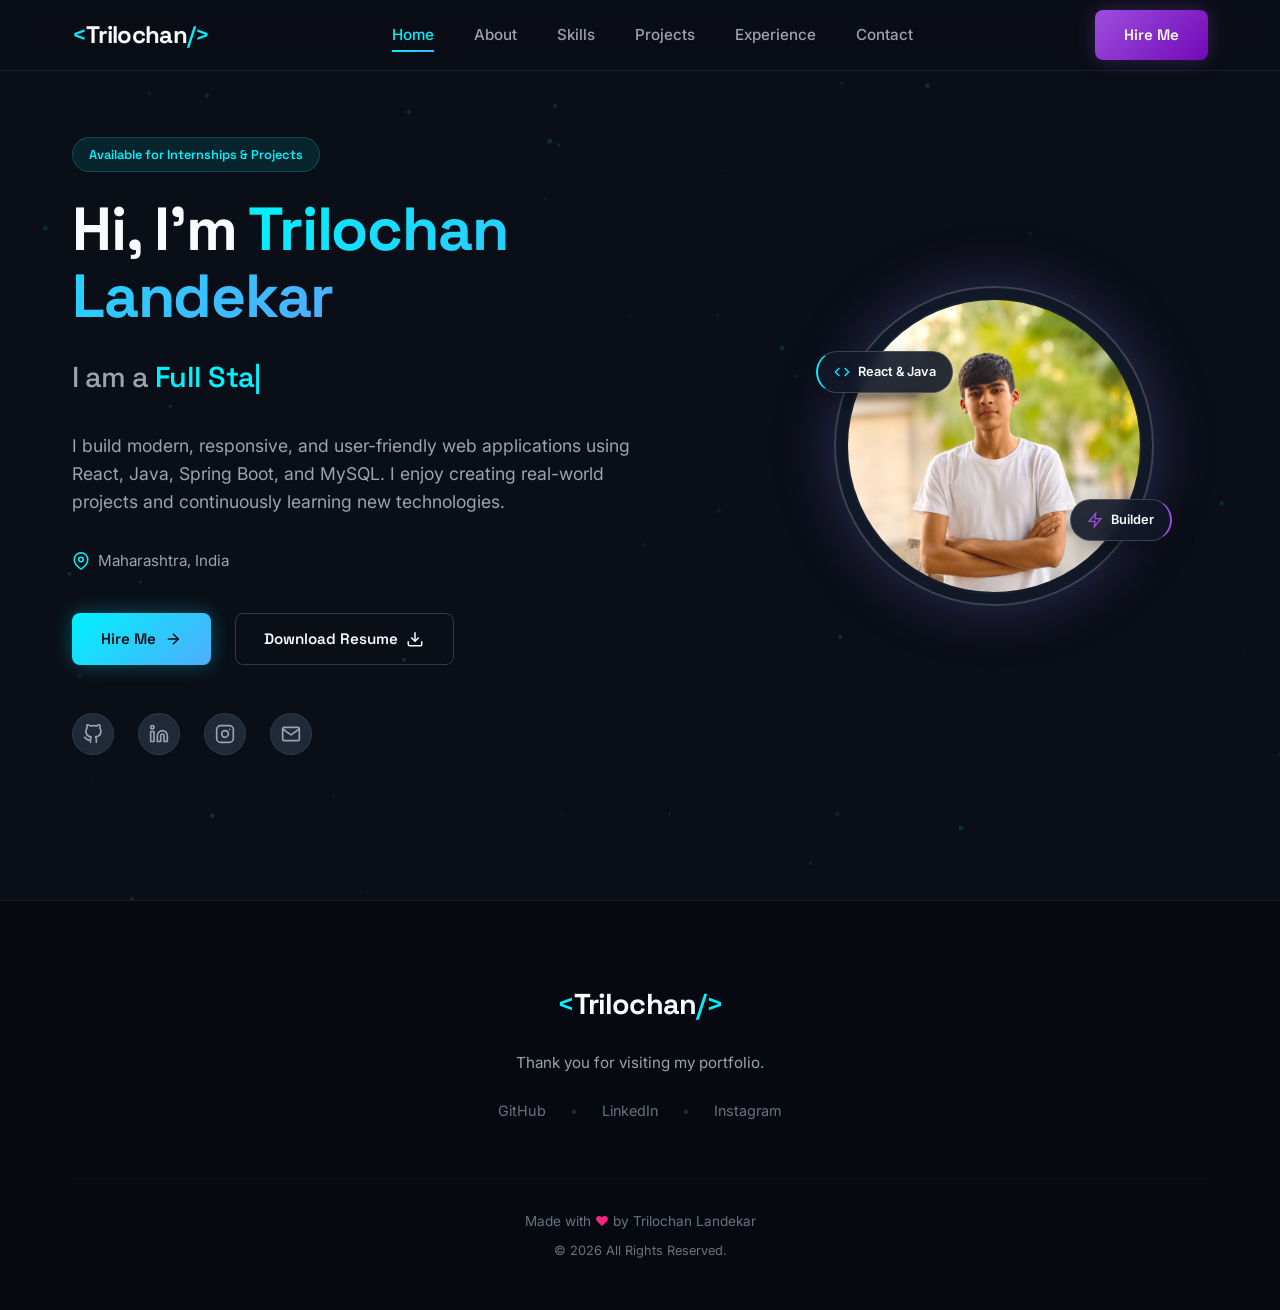
<file: index.html>
<!DOCTYPE html>
<html lang="en">
<head>
    <meta charset="UTF-8">
    <meta name="viewport" content="width=device-width, initial-scale=1.0">
    <title>Trilochan Landekar | Full Stack Developer Portfolio</title>
    <meta name="description" content="Explore the portfolio of Trilochan Landekar, a passionate Full Stack Developer specializing in React.js, Java, Spring Boot, and MySQL. Browse my projects, skills, and experience.">
    <meta name="keywords" content="Trilochan Landekar, Full Stack Developer, React Developer, Java Developer, Spring Boot, MySQL, Portfolio, Computer Engineering">
    <meta name="author" content="Trilochan Landekar">
    
    <!-- Open Graph / Facebook -->
    <meta property="og:type" content="website">
    <meta property="og:title" content="Trilochan Landekar | Full Stack Developer Portfolio">
    <meta property="og:description" content="Explore the portfolio of Trilochan Landekar, a passionate Full Stack Developer specializing in React.js, Java, Spring Boot, and MySQL.">
    
    <!-- Google Fonts -->
    <link rel="preconnect" href="https://fonts.googleapis.com">
    <link rel="preconnect" href="https://fonts.gstatic.com" crossorigin>
    <link href="https://fonts.googleapis.com/css2?family=Inter:wght@300;400;500;600;700&family=Space+Grotesk:wght@400;500;600;700&display=swap" rel="stylesheet">
    
    <!-- CSS Stylesheet -->
    <link rel="stylesheet" href="style.css">
</head>
<body>
    <!-- Scroll Progress Bar -->
    <div id="scroll-progress" class="scroll-progress-bar"></div>

    <!-- Particle Background Canvas -->
    <canvas id="particle-canvas"></canvas>

    <!-- Navigation Header -->
    <header class="header">
        <div class="header-container container">
            <a href="index.html" class="logo" id="header-logo">
                <span class="logo-accent">&lt;</span>Trilochan<span class="logo-accent">/&gt;</span>
            </a>
            
            <nav class="nav-menu" id="nav-menu">
                <ul class="nav-list">
                    <li><a href="index.html" class="nav-link">Home</a></li>
                    <li><a href="about.html" class="nav-link">About</a></li>
                    <li><a href="skills.html" class="nav-link">Skills</a></li>
                    <li><a href="projects.html" class="nav-link">Projects</a></li>
                    <li><a href="experience.html" class="nav-link">Experience</a></li>
                    <li><a href="contact.html" class="nav-link">Contact</a></li>
                </ul>
            </nav>

            <div class="nav-actions">
                <a href="contact.html" class="btn btn-secondary nav-cta">Hire Me</a>
                <!-- Mobile Menu Button -->
                <button class="mobile-nav-toggle" id="mobile-nav-toggle" aria-label="Toggle Navigation Menu">
                    <svg viewBox="0 0 24 24" fill="none" stroke="currentColor" stroke-width="2">
                        <line x1="3" y1="12" x2="21" y2="12" id="line-mid"></line>
                        <line x1="3" y1="6" x2="21" y2="6" id="line-top"></line>
                        <line x1="3" y1="18" x2="21" y2="18" id="line-bot"></line>
                    </svg>
                </button>
            </div>
        </div>
    </header>

    <main>
        <!-- Hero Section -->
        <section id="home" class="section hero-section">
            <div class="hero-container container">
                <div class="hero-content">
                    <span class="badge hero-badge">Available for Internships & Projects</span>
                    <h1 class="hero-title">
                        Hi, I'm <span class="gradient-text">Trilochan Landekar</span>
                    </h1>
                    <h2 class="hero-subtitle">
                        I am a <span id="typewriter-text" class="typewriter"></span><span class="cursor">|</span>
                    </h2>
                    <p class="hero-description">
                        I build modern, responsive, and user-friendly web applications using React, Java, Spring Boot, and MySQL. I enjoy creating real-world projects and continuously learning new technologies.
                    </p>
                    
                    <div class="hero-meta">
                        <span class="hero-meta-item">
                            <svg viewBox="0 0 24 24" fill="none" stroke="currentColor" stroke-width="2" class="meta-icon"><path d="M21 10c0 7-9 13-9 13s-9-6-9-13a9 9 0 0 1 18 0z"></path><circle cx="12" cy="10" r="3"></circle></svg>
                            Maharashtra, India
                        </span>
                    </div>

                    <div class="hero-cta">
                        <a href="contact.html" class="btn btn-primary">
                            <span>Hire Me</span>
                            <svg viewBox="0 0 24 24" fill="none" stroke="currentColor" stroke-width="2" class="btn-icon"><line x1="5" y1="12" x2="19" y2="12"></line><polyline points="12 5 19 12 12 19"></polyline></svg>
                        </a>
                        <!-- Resume download link (will perform browser download simulation) -->
                        <a href="#" class="btn btn-outline" id="download-resume-btn">
                            <span>Download Resume</span>
                            <svg viewBox="0 0 24 24" fill="none" stroke="currentColor" stroke-width="2" class="btn-icon"><path d="M21 15v4a2 2 0 0 1-2 2H5a2 2 0 0 1-2-2v-4"></path><polyline points="7 10 12 15 17 10"></polyline><line x1="12" y1="15" x2="12" y2="3"></line></svg>
                        </a>
                    </div>

                    <div class="social-links">
                        <a href="https://github.com/thilochanlandekar-wq/sam-studio" target="_blank" rel="noopener noreferrer" aria-label="GitHub">
                            <svg viewBox="0 0 24 24" fill="none" stroke="currentColor" stroke-width="2" stroke-linecap="round" stroke-linejoin="round"><path d="M9 19c-5 1.5-5-2.5-7-3m14 6v-3.87a3.37 3.37 0 0 0-.94-2.61c3.14-.35 6.44-1.54 6.44-7A5.44 5.44 0 0 0 20 4.77 5.07 5.07 0 0 0 19.91 1S18.73.65 16 2.48a13.38 13.38 0 0 0-7 0C6.27.65 5.09 1 5.09 1A5.07 5.07 0 0 0 5 4.77a5.44 5.44 0 0 0-1.5 3.78c0 5.42 3.3 6.61 6.44 7A3.37 3.37 0 0 0 9 18.13V22"></path></svg>
                        </a>
                        <a href="https://www.linkedin.com/in/trilochan-landekar-06226638b?utm_source=share_via&utm_content=profile&utm_medium=member_android" target="_blank" rel="noopener noreferrer" aria-label="LinkedIn">
                            <svg viewBox="0 0 24 24" fill="none" stroke="currentColor" stroke-width="2" stroke-linecap="round" stroke-linejoin="round"><path d="M16 8a6 6 0 0 1 6 6v7h-4v-7a2 2 0 0 0-2-2 2 2 0 0 0-2 2v7h-4v-7a6 6 0 0 1 6-6z"></path><rect x="2" y="9" width="4" height="12"></rect><circle cx="4" cy="4" r="2"></circle></svg>
                        </a>
                        <a href="https://www.instagram.com/tril.ochan97?igsh=cmVsM2xwaGZpc2F2" target="_blank" rel="noopener noreferrer" aria-label="Instagram">
                            <svg viewBox="0 0 24 24" fill="none" stroke="currentColor" stroke-width="2" stroke-linecap="round" stroke-linejoin="round"><rect x="2" y="2" width="20" height="20" rx="5" ry="5"></rect><path d="M16 11.37A4 4 0 1 1 12.63 8 4 4 0 0 1 16 11.37z"></path><line x1="17.5" y1="6.5" x2="17.51" y2="6.5"></line></svg>
                        </a>
                        <a href="https://mail.google.com/mail/?view=cm&fs=1&to=thilochanlandekar@gmail.com" target="_blank" rel="noopener noreferrer" aria-label="Email">
                            <svg viewBox="0 0 24 24" fill="none" stroke="currentColor" stroke-width="2" stroke-linecap="round" stroke-linejoin="round"><path d="M4 4h16c1.1 0 2 .9 2 2v12c0 1.1-.9 2-2 2H4c-1.1 0-2-.9-2-2V6c0-1.1.9-2 2-2z"></path><polyline points="22,6 12,13 2,6"></polyline></svg>
                        </a>
                    </div>
                </div>
                
                <div class="hero-image-container">
                    <div class="hero-blob-wrapper">
                        <!-- Abstract design element container -->
                        <div class="hero-avatar-glow"></div>
                        <div class="hero-avatar">
                            <img src="profile-avatar.jpg" alt="Trilochan Landekar Profile" class="avatar-img" id="avatar-image">
                            <!-- Overlaying design elements -->
                            <div class="avatar-badge code-badge">
                                <svg viewBox="0 0 24 24" fill="none" stroke="currentColor" stroke-width="2" class="badge-icon"><polyline points="16 18 22 12 16 6"></polyline><polyline points="8 6 2 12 8 18"></polyline></svg>
                                <span>React & Java</span>
                            </div>
                            <div class="avatar-badge speed-badge">
                                <svg viewBox="0 0 24 24" fill="none" stroke="currentColor" stroke-width="2" class="badge-icon"><polygon points="13 2 3 14 12 14 11 22 21 10 12 10 13 2"></polygon></svg>
                                <span>Builder</span>
                            </div>
                        </div>
                    </div>
                </div>
            </div>
        </section>
    </main>

    <!-- Footer -->
    <footer class="footer">
        <div class="container footer-container">
            <a href="index.html" class="logo footer-logo">
                <span class="logo-accent">&lt;</span>Trilochan<span class="logo-accent">/&gt;</span>
            </a>
            <p class="footer-thankyou">Thank you for visiting my portfolio.</p>
            <div class="footer-socials">
                <a href="https://github.com/thilochanlandekar-wq/sam-studio" target="_blank" rel="noopener noreferrer">GitHub</a>
                <span class="sep">•</span>
                <a href="https://www.linkedin.com/in/trilochan-landekar-06226638b?utm_source=share_via&utm_content=profile&utm_medium=member_android" target="_blank" rel="noopener noreferrer">LinkedIn</a>
                <span class="sep">•</span>
                <a href="https://www.instagram.com/tril.ochan97?igsh=cmVsM2xwaGZpc2F2" target="_blank" rel="noopener noreferrer">Instagram</a>
            </div>
            <div class="footer-meta">
                <p>Made with <span class="heart-pulse">❤️</span> by Trilochan Landekar</p>
                <p class="copyright">© 2026 All Rights Reserved.</p>
            </div>
        </div>
    </footer>

    <!-- Floating Back to Top Button -->
    <button id="back-to-top" class="back-to-top-btn hidden" aria-label="Back to top">
        <svg viewBox="0 0 24 24" fill="none" stroke="currentColor" stroke-width="2.5"><polyline points="18 15 12 9 6 15"></polyline></svg>
    </button>

    <!-- Toast Notification Container -->
    <div id="toast-container" class="toast-container"></div>

    <!-- JavaScript script file -->
    <script src="script.js?v=1.0.2"></script>
</body>
</html>
</file>
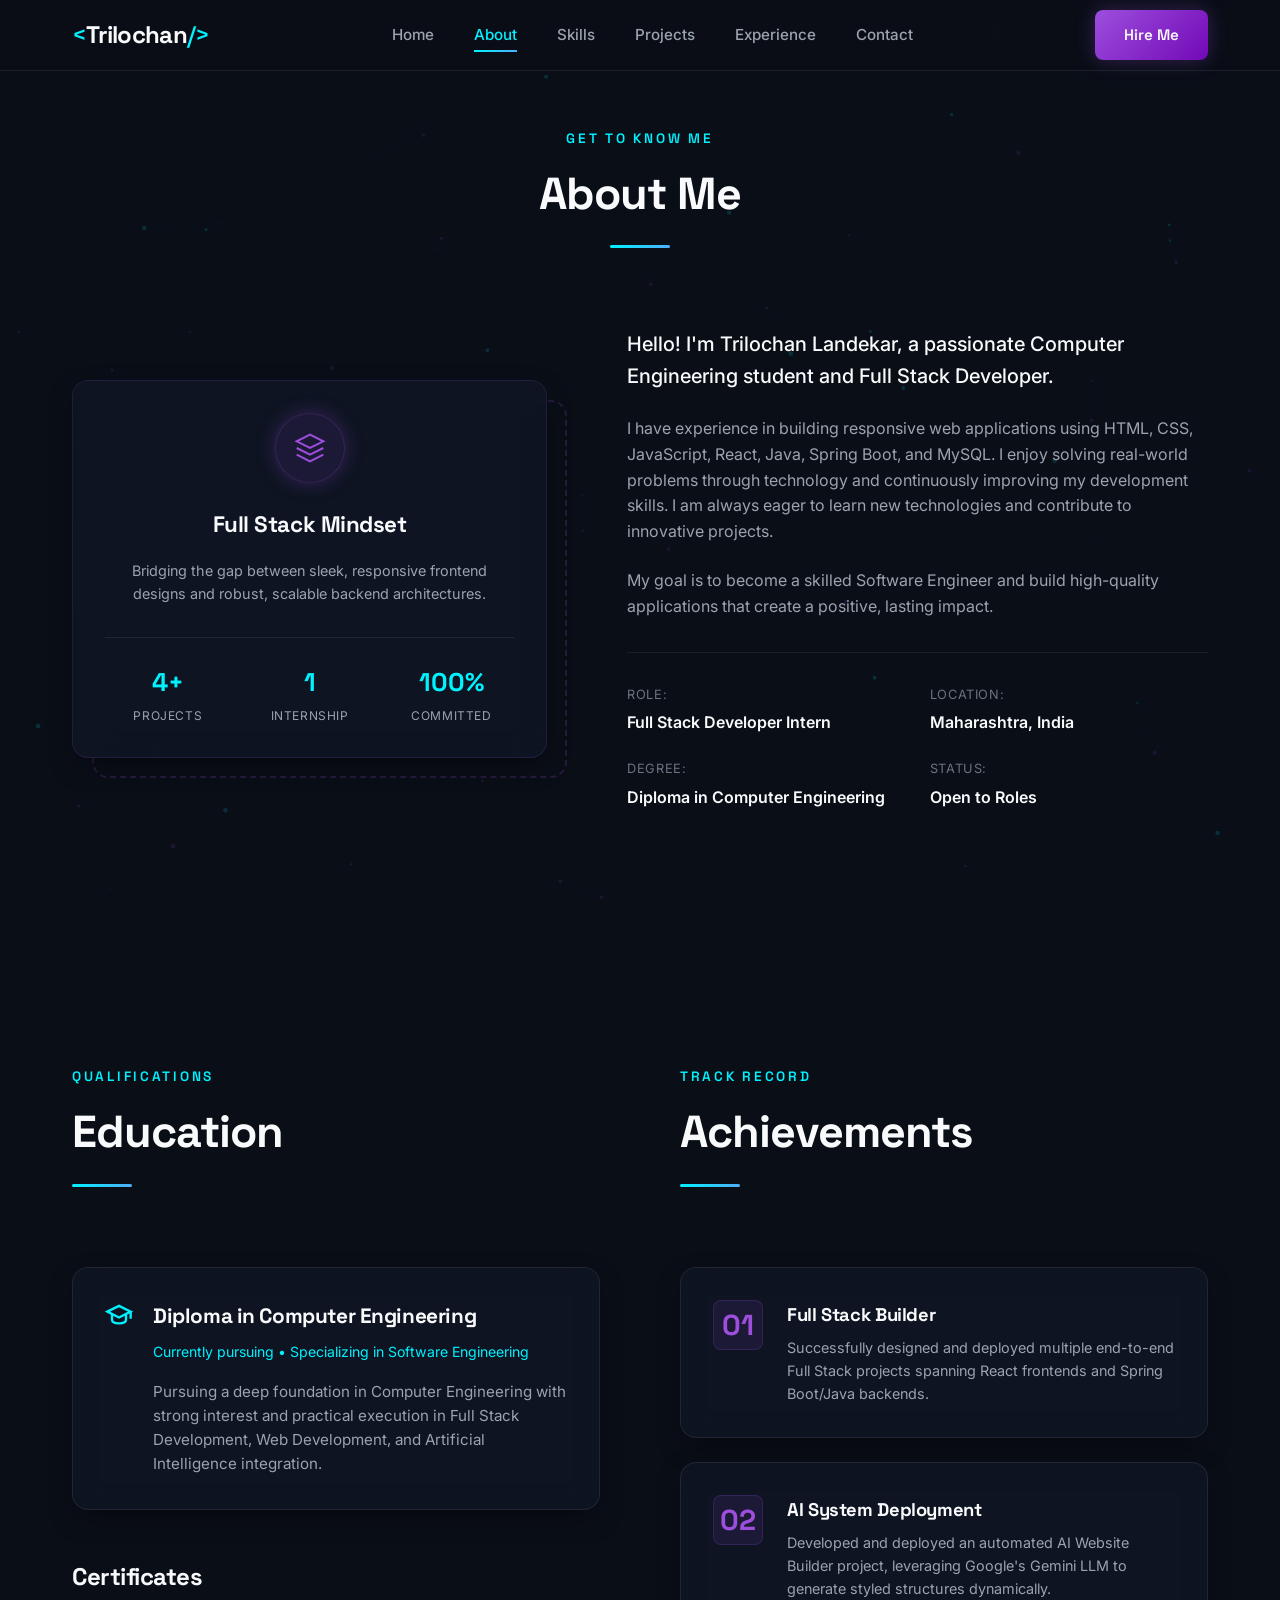
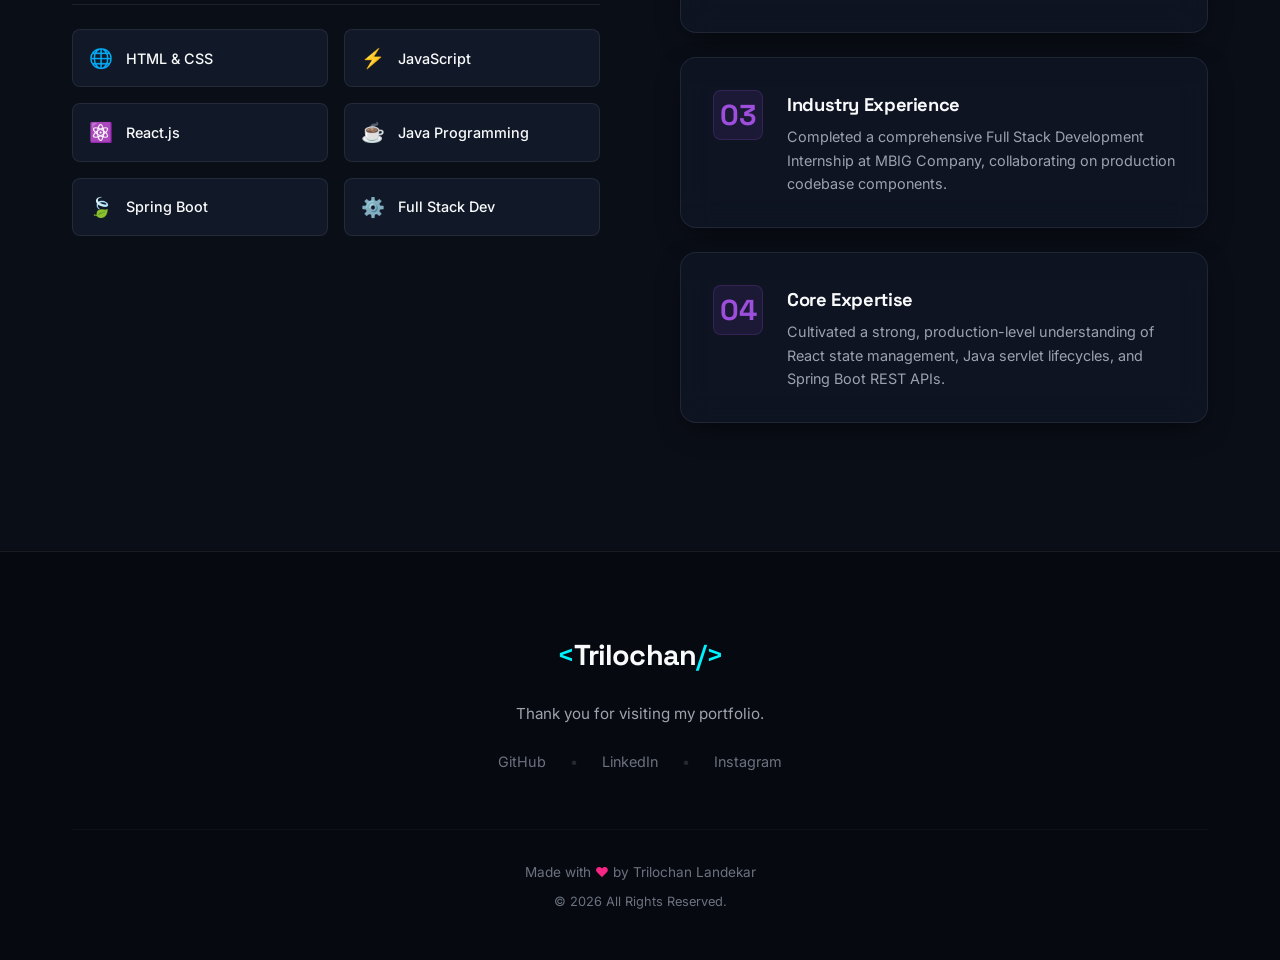
<file: about.html>
<!DOCTYPE html>
<html lang="en">
<head>
    <meta charset="UTF-8">
    <meta name="viewport" content="width=device-width, initial-scale=1.0">
    <title>About Me | Trilochan Landekar</title>
    <meta name="description" content="Learn more about Trilochan Landekar, a Full Stack Developer specializing in React.js, Java, Spring Boot, and MySQL. Learn about my education and achievements.">
    <meta name="keywords" content="Trilochan Landekar, About Me, Computer Engineering, Education, Achievements, Full Stack Developer">
    <meta name="author" content="Trilochan Landekar">
    
    <!-- Google Fonts -->
    <link rel="preconnect" href="https://fonts.googleapis.com">
    <link rel="preconnect" href="https://fonts.gstatic.com" crossorigin>
    <link href="https://fonts.googleapis.com/css2?family=Inter:wght@300;400;500;600;700&family=Space+Grotesk:wght@400;500;600;700&display=swap" rel="stylesheet">
    
    <!-- CSS Stylesheet -->
    <link rel="stylesheet" href="style.css">
</head>
<body>
    <!-- Scroll Progress Bar -->
    <div id="scroll-progress" class="scroll-progress-bar"></div>

    <!-- Particle Background Canvas -->
    <canvas id="particle-canvas"></canvas>

    <!-- Navigation Header -->
    <header class="header">
        <div class="header-container container">
            <a href="index.html" class="logo" id="header-logo">
                <span class="logo-accent">&lt;</span>Trilochan<span class="logo-accent">/&gt;</span>
            </a>
            
            <nav class="nav-menu" id="nav-menu">
                <ul class="nav-list">
                    <li><a href="index.html" class="nav-link">Home</a></li>
                    <li><a href="about.html" class="nav-link">About</a></li>
                    <li><a href="skills.html" class="nav-link">Skills</a></li>
                    <li><a href="projects.html" class="nav-link">Projects</a></li>
                    <li><a href="experience.html" class="nav-link">Experience</a></li>
                    <li><a href="contact.html" class="nav-link">Contact</a></li>
                </ul>
            </nav>

            <div class="nav-actions">
                <a href="contact.html" class="btn btn-secondary nav-cta">Hire Me</a>
                <!-- Mobile Menu Button -->
                <button class="mobile-nav-toggle" id="mobile-nav-toggle" aria-label="Toggle Navigation Menu">
                    <svg viewBox="0 0 24 24" fill="none" stroke="currentColor" stroke-width="2">
                        <line x1="3" y1="12" x2="21" y2="12" id="line-mid"></line>
                        <line x1="3" y1="6" x2="21" y2="6" id="line-top"></line>
                        <line x1="3" y1="18" x2="21" y2="18" id="line-bot"></line>
                    </svg>
                </button>
            </div>
        </div>
    </header>

    <main>
        <!-- About Me Section -->
        <section id="about" class="section about-section reveal revealed">
            <div class="container">
                <div class="section-header">
                    <span class="section-subtitle">Get To Know Me</span>
                    <h2 class="section-title">About Me</h2>
                    <div class="header-line"></div>
                </div>
                
                <div class="about-grid">
                    <div class="about-card-visual">
                        <div class="glass-card visual-inner">
                            <div class="tech-icon-circle"><svg viewBox="0 0 24 24" fill="none" stroke="currentColor" stroke-width="1.5"><polygon points="12 2 2 7 12 12 22 7 12 2"></polygon><polyline points="2 17 12 22 22 17"></polyline><polyline points="2 12 12 17 22 12"></polyline></svg></div>
                            <h3>Full Stack Mindset</h3>
                            <p>Bridging the gap between sleek, responsive frontend designs and robust, scalable backend architectures.</p>
                            
                            <div class="visual-stats">
                                <div class="stat-box">
                                    <span class="stat-number">4+</span>
                                    <span class="stat-label">Projects</span>
                                </div>
                                <div class="stat-box">
                                    <span class="stat-number">1</span>
                                    <span class="stat-label">Internship</span>
                                </div>
                                <div class="stat-box">
                                    <span class="stat-number">100%</span>
                                    <span class="stat-label">Committed</span>
                                </div>
                            </div>
                        </div>
                    </div>

                    <div class="about-content">
                        <p class="lead">Hello! I'm Trilochan Landekar, a passionate Computer Engineering student and Full Stack Developer.</p>
                        <p>I have experience in building responsive web applications using HTML, CSS, JavaScript, React, Java, Spring Boot, and MySQL. I enjoy solving real-world problems through technology and continuously improving my development skills. I am always eager to learn new technologies and contribute to innovative projects.</p>
                        <p>My goal is to become a skilled Software Engineer and build high-quality applications that create a positive, lasting impact.</p>
                        
                        <div class="about-info-grid">
                            <div class="info-item">
                                <span class="info-title">Role:</span>
                                <span class="info-value">Full Stack Developer Intern</span>
                            </div>
                            <div class="info-item">
                                <span class="info-title">Location:</span>
                                <span class="info-value">Maharashtra, India</span>
                            </div>
                            <div class="info-item">
                                <span class="info-title">Degree:</span>
                                <span class="info-value">Diploma in Computer Engineering</span>
                            </div>
                            <div class="info-item">
                                <span class="info-title">Status:</span>
                                <span class="info-value">Open to Roles</span>
                            </div>
                        </div>
                    </div>
                </div>
            </div>
        </section>

        <!-- Education & Achievements Section -->
        <section id="education" class="section education-section reveal revealed">
            <div class="container">
                <div class="edu-ach-grid">
                    <!-- Left: Education & Certificates -->
                    <div class="edu-column">
                        <div class="section-header align-left">
                            <span class="section-subtitle">Qualifications</span>
                            <h2 class="section-title">Education</h2>
                            <div class="header-line"></div>
                        </div>

                        <div class="edu-card glass-card">
                            <div class="edu-card-icon">
                                <svg viewBox="0 0 24 24" fill="none" stroke="currentColor" stroke-width="2"><path d="M22 10v6M2 10l10-5 10 5-10 5z"></path><path d="M6 12v5c0 2 2 3 6 3s6-1 6-3v-5"></path></svg>
                            </div>
                            <h3>Diploma in Computer Engineering</h3>
                            <p class="edu-meta">Currently pursuing • Specializing in Software Engineering</p>
                            <p class="edu-desc">
                                Pursuing a deep foundation in Computer Engineering with strong interest and practical execution in Full Stack Development, Web Development, and Artificial Intelligence integration.
                            </p>
                        </div>

                        <div class="cert-wrapper">
                            <h3 class="subsection-title">Certificates</h3>
                            <div class="certs-grid">
                                <div class="cert-badge-card">
                                    <div class="cert-icon-mini">🌐</div>
                                    <span>HTML & CSS</span>
                                </div>
                                <div class="cert-badge-card">
                                    <div class="cert-icon-mini">⚡</div>
                                    <span>JavaScript</span>
                                </div>
                                <div class="cert-badge-card">
                                    <div class="cert-icon-mini">⚛️</div>
                                    <span>React.js</span>
                                </div>
                                <div class="cert-badge-card">
                                    <div class="cert-icon-mini">☕</div>
                                    <span>Java Programming</span>
                                </div>
                                <div class="cert-badge-card">
                                    <div class="cert-icon-mini">🍃</div>
                                    <span>Spring Boot</span>
                                </div>
                                <div class="cert-badge-card">
                                    <div class="cert-icon-mini">⚙️</div>
                                    <span>Full Stack Dev</span>
                                </div>
                            </div>
                        </div>
                    </div>

                    <!-- Right: Achievements -->
                    <div class="ach-column">
                        <div class="section-header align-left">
                            <span class="section-subtitle">Track Record</span>
                            <h2 class="section-title">Achievements</h2>
                            <div class="header-line"></div>
                        </div>

                        <div class="ach-list">
                            <div class="ach-item glass-card">
                                <div class="ach-num">01</div>
                                <div class="ach-info">
                                    <h4>Full Stack Builder</h4>
                                    <p>Successfully designed and deployed multiple end-to-end Full Stack projects spanning React frontends and Spring Boot/Java backends.</p>
                                </div>
                            </div>

                            <div class="ach-item glass-card">
                                <div class="ach-num">02</div>
                                <div class="ach-info">
                                    <h4>AI System Deployment</h4>
                                    <p>Developed and deployed an automated AI Website Builder project, leveraging Google's Gemini LLM to generate styled structures dynamically.</p>
                                </div>
                            </div>

                            <div class="ach-item glass-card">
                                <div class="ach-num">03</div>
                                <div class="ach-info">
                                    <h4>Industry Experience</h4>
                                    <p>Completed a comprehensive Full Stack Development Internship at MBIG Company, collaborating on production codebase components.</p>
                                </div>
                            </div>

                            <div class="ach-item glass-card">
                                <div class="ach-num">04</div>
                                <div class="ach-info">
                                    <h4>Core Expertise</h4>
                                    <p>Cultivated a strong, production-level understanding of React state management, Java servlet lifecycles, and Spring Boot REST APIs.</p>
                                </div>
                            </div>
                        </div>
                    </div>
                </div>
            </div>
        </section>
    </main>

    <!-- Footer -->
    <footer class="footer">
        <div class="container footer-container">
            <a href="index.html" class="logo footer-logo">
                <span class="logo-accent">&lt;</span>Trilochan<span class="logo-accent">/&gt;</span>
            </a>
            <p class="footer-thankyou">Thank you for visiting my portfolio.</p>
            <div class="footer-socials">
                <a href="https://github.com/thilochanlandekar-wq/sam-studio" target="_blank" rel="noopener noreferrer">GitHub</a>
                <span class="sep">•</span>
                <a href="https://www.linkedin.com/in/trilochan-landekar-06226638b?utm_source=share_via&utm_content=profile&utm_medium=member_android" target="_blank" rel="noopener noreferrer">LinkedIn</a>
                <span class="sep">•</span>
                <a href="https://www.instagram.com/tril.ochan97?igsh=cmVsM2xwaGZpc2F2" target="_blank" rel="noopener noreferrer">Instagram</a>
            </div>
            <div class="footer-meta">
                <p>Made with <span class="heart-pulse">❤️</span> by Trilochan Landekar</p>
                <p class="copyright">© 2026 All Rights Reserved.</p>
            </div>
        </div>
    </footer>

    <!-- Floating Back to Top Button -->
    <button id="back-to-top" class="back-to-top-btn hidden" aria-label="Back to top">
        <svg viewBox="0 0 24 24" fill="none" stroke="currentColor" stroke-width="2.5"><polyline points="18 15 12 9 6 15"></polyline></svg>
    </button>

    <!-- Toast Notification Container -->
    <div id="toast-container" class="toast-container"></div>

    <!-- JavaScript script file -->
    <script src="script.js?v=1.0.2"></script>
</body>
</html>
</file>
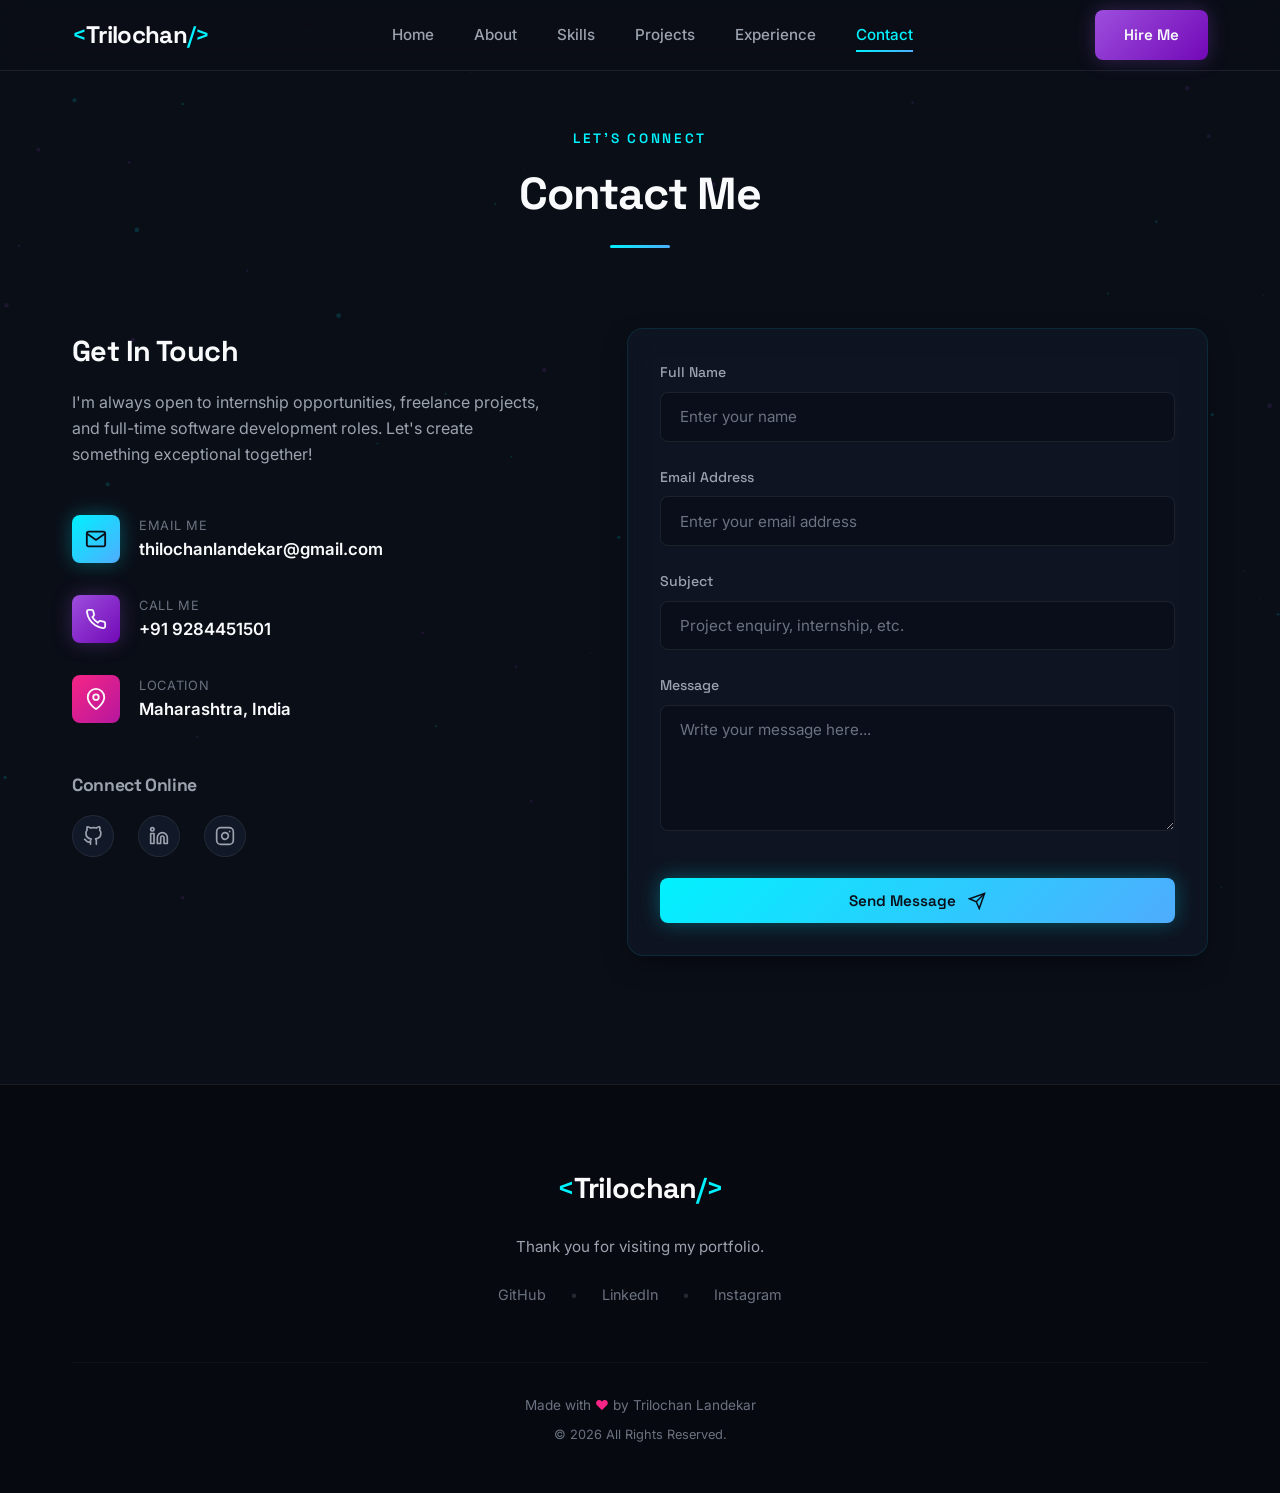
<file: contact.html>
<!DOCTYPE html>
<html lang="en">
<head>
    <meta charset="UTF-8">
    <meta name="viewport" content="width=device-width, initial-scale=1.0">
    <title>Contact Me | Trilochan Landekar</title>
    <meta name="description" content="Get in touch with Trilochan Landekar for web development internships, projects, or collaborations. Send a message or connect online.">
    <meta name="keywords" content="Trilochan Landekar, Contact, Contact Form, Software Developer, Email, Phone Number, Maharashtra, India">
    <meta name="author" content="Trilochan Landekar">
    
    <!-- Google Fonts -->
    <link rel="preconnect" href="https://fonts.googleapis.com">
    <link rel="preconnect" href="https://fonts.gstatic.com" crossorigin>
    <link href="https://fonts.googleapis.com/css2?family=Inter:wght@300;400;500;600;700&family=Space+Grotesk:wght@400;500;600;700&display=swap" rel="stylesheet">
    
    <!-- CSS Stylesheet -->
    <link rel="stylesheet" href="style.css">
</head>
<body>
    <!-- Scroll Progress Bar -->
    <div id="scroll-progress" class="scroll-progress-bar"></div>

    <!-- Particle Background Canvas -->
    <canvas id="particle-canvas"></canvas>

    <!-- Navigation Header -->
    <header class="header">
        <div class="header-container container">
            <a href="index.html" class="logo" id="header-logo">
                <span class="logo-accent">&lt;</span>Trilochan<span class="logo-accent">/&gt;</span>
            </a>
            
            <nav class="nav-menu" id="nav-menu">
                <ul class="nav-list">
                    <li><a href="index.html" class="nav-link">Home</a></li>
                    <li><a href="about.html" class="nav-link">About</a></li>
                    <li><a href="skills.html" class="nav-link">Skills</a></li>
                    <li><a href="projects.html" class="nav-link">Projects</a></li>
                    <li><a href="experience.html" class="nav-link">Experience</a></li>
                    <li><a href="contact.html" class="nav-link">Contact</a></li>
                </ul>
            </nav>

            <div class="nav-actions">
                <a href="contact.html" class="btn btn-secondary nav-cta">Hire Me</a>
                <!-- Mobile Menu Button -->
                <button class="mobile-nav-toggle" id="mobile-nav-toggle" aria-label="Toggle Navigation Menu">
                    <svg viewBox="0 0 24 24" fill="none" stroke="currentColor" stroke-width="2">
                        <line x1="3" y1="12" x2="21" y2="12" id="line-mid"></line>
                        <line x1="3" y1="6" x2="21" y2="6" id="line-top"></line>
                        <line x1="3" y1="18" x2="21" y2="18" id="line-bot"></line>
                    </svg>
                </button>
            </div>
        </div>
    </header>

    <main>
        <!-- Contact Me Section -->
        <section id="contact" class="section contact-section reveal revealed">
            <div class="container">
                <div class="section-header">
                    <span class="section-subtitle">Let's Connect</span>
                    <h2 class="section-title">Contact Me</h2>
                    <div class="header-line"></div>
                </div>

                <div class="contact-grid">
                    <!-- Left Contact Info Details -->
                    <div class="contact-info">
                        <h3>Get In Touch</h3>
                        <p class="contact-intro-text">
                            I'm always open to internship opportunities, freelance projects, and full-time software development roles. Let's create something exceptional together!
                        </p>

                        <div class="contact-details-list">
                            <div class="contact-detail-item">
                                <div class="detail-icon bg-cyan">
                                    <svg viewBox="0 0 24 24" fill="none" stroke="currentColor" stroke-width="2"><path d="M4 4h16c1.1 0 2 .9 2 2v12c0 1.1-.9 2-2 2H4c-1.1 0-2-.9-2-2V6c0-1.1.9-2 2-2z"></path><polyline points="22,6 12,13 2,6"></polyline></svg>
                                </div>
                                <div class="detail-text">
                                    <span class="detail-label">Email Me</span>
                                    <a href="https://mail.google.com/mail/?view=cm&fs=1&to=thilochanlandekar@gmail.com" target="_blank" rel="noopener noreferrer" class="detail-value">thilochanlandekar@gmail.com</a>
                                </div>
                            </div>

                            <div class="contact-detail-item">
                                <div class="detail-icon bg-purple">
                                    <svg viewBox="0 0 24 24" fill="none" stroke="currentColor" stroke-width="2"><path d="M22 16.92v3a2 2 0 0 1-2.18 2 19.79 19.79 0 0 1-8.63-3.07 19.5 19.5 0 0 1-6-6 19.79 19.79 0 0 1-3.07-8.67A2 2 0 0 1 4.11 2h3a2 2 0 0 1 2 1.72 12.84 12.84 0 0 0 .7 2.81 2 2 0 0 1-.45 2.11L8.09 9.91a16 16 0 0 0 6 6l1.27-1.27a2 2 0 0 1 2.11-.45 12.84 12.84 0 0 0 2.81.7A2 2 0 0 1 22 16.92z"></path></svg>
                                </div>
                                <div class="detail-text">
                                    <span class="detail-label">Call Me</span>
                                    <a href="tel:+919284451501" class="detail-value">+91 9284451501</a>
                                </div>
                            </div>

                            <div class="contact-detail-item">
                                <div class="detail-icon bg-pink">
                                    <svg viewBox="0 0 24 24" fill="none" stroke="currentColor" stroke-width="2"><path d="M21 10c0 7-9 13-9 13s-9-6-9-13a9 9 0 0 1 18 0z"></path><circle cx="12" cy="10" r="3"></circle></svg>
                                </div>
                                <div class="detail-text">
                                    <span class="detail-label">Location</span>
                                    <span class="detail-value">Maharashtra, India</span>
                                </div>
                            </div>
                        </div>

                        <div class="contact-socials-wrapper">
                            <h4>Connect Online</h4>
                            <div class="social-links contact-social-row">
                                <a href="https://github.com/thilochanlandekar-wq/sam-studio" target="_blank" rel="noopener noreferrer" class="social-btn" aria-label="GitHub">
                                    <svg viewBox="0 0 24 24" fill="none" stroke="currentColor" stroke-width="2" stroke-linecap="round" stroke-linejoin="round"><path d="M9 19c-5 1.5-5-2.5-7-3m14 6v-3.87a3.37 3.37 0 0 0-.94-2.61c3.14-.35 6.44-1.54 6.44-7A5.44 5.44 0 0 0 20 4.77 5.07 5.07 0 0 0 19.91 1S18.73.65 16 2.48a13.38 13.38 0 0 0-7 0C6.27.65 5.09 1 5.09 1A5.07 5.07 0 0 0 5 4.77a5.44 5.44 0 0 0-1.5 3.78c0 5.42 3.3 6.61 6.44 7A3.37 3.37 0 0 0 9 18.13V22"></path></svg>
                                </a>
                                <a href="https://www.linkedin.com/in/trilochan-landekar-06226638b?utm_source=share_via&utm_content=profile&utm_medium=member_android" target="_blank" rel="noopener noreferrer" class="social-btn" aria-label="LinkedIn">
                                    <svg viewBox="0 0 24 24" fill="none" stroke="currentColor" stroke-width="2" stroke-linecap="round" stroke-linejoin="round"><path d="M16 8a6 6 0 0 1 6 6v7h-4v-7a2 2 0 0 0-2-2 2 2 0 0 0-2 2v7h-4v-7a6 6 0 0 1 6-6z"></path><rect x="2" y="9" width="4" height="12"></rect><circle cx="4" cy="4" r="2"></circle></svg>
                                </a>
                                <a href="https://www.instagram.com/tril.ochan97?igsh=cmVsM2xwaGZpc2F2" target="_blank" rel="noopener noreferrer" class="social-btn" aria-label="Instagram">
                                    <svg viewBox="0 0 24 24" fill="none" stroke="currentColor" stroke-width="2" stroke-linecap="round" stroke-linejoin="round"><rect x="2" y="2" width="20" height="20" rx="5" ry="5"></rect><path d="M16 11.37A4 4 0 1 1 12.63 8 4 4 0 0 1 16 11.37z"></path><line x1="17.5" y1="6.5" x2="17.51" y2="6.5"></line></svg>
                                </a>
                            </div>
                        </div>
                    </div>

                    <!-- Right Contact Form -->
                    <div class="contact-form-wrapper glass-card">
                        <form id="contact-form" class="contact-form">
                            <div class="form-group">
                                <label for="form-name">Full Name</label>
                                <div class="input-wrapper">
                                    <input type="text" id="form-name" name="name" required placeholder="Enter your name">
                                    <span class="focus-border"></span>
                                </div>
                            </div>

                            <div class="form-group">
                                <label for="form-email">Email Address</label>
                                <div class="input-wrapper">
                                    <input type="email" id="form-email" name="email" required placeholder="Enter your email address">
                                    <span class="focus-border"></span>
                                </div>
                            </div>

                            <div class="form-group">
                                <label for="form-subject">Subject</label>
                                <div class="input-wrapper">
                                    <input type="text" id="form-subject" name="subject" required placeholder="Project enquiry, internship, etc.">
                                    <span class="focus-border"></span>
                                </div>
                            </div>

                            <div class="form-group">
                                <label for="form-message">Message</label>
                                <div class="input-wrapper">
                                    <textarea id="form-message" name="message" rows="5" required placeholder="Write your message here..."></textarea>
                                    <span class="focus-border"></span>
                                </div>
                            </div>

                            <button type="submit" class="btn btn-primary btn-block submit-btn" id="submit-button">
                                <span class="submit-text">Send Message</span>
                                <span class="submit-spinner hidden"></span>
                                <svg viewBox="0 0 24 24" fill="none" stroke="currentColor" stroke-width="2" class="btn-icon send-icon"><line x1="22" y1="2" x2="11" y2="13"></line><polygon points="22 2 15 22 11 13 2 9 22 2"></polygon></svg>
                            </button>
                        </form>
                    </div>
                </div>
            </div>
        </section>
    </main>

    <!-- Footer -->
    <footer class="footer">
        <div class="container footer-container">
            <a href="index.html" class="logo footer-logo">
                <span class="logo-accent">&lt;</span>Trilochan<span class="logo-accent">/&gt;</span>
            </a>
            <p class="footer-thankyou">Thank you for visiting my portfolio.</p>
            <div class="footer-socials">
                <a href="https://github.com/thilochanlandekar-wq/sam-studio" target="_blank" rel="noopener noreferrer">GitHub</a>
                <span class="sep">•</span>
                <a href="https://www.linkedin.com/in/trilochan-landekar-06226638b?utm_source=share_via&utm_content=profile&utm_medium=member_android" target="_blank" rel="noopener noreferrer">LinkedIn</a>
                <span class="sep">•</span>
                <a href="https://www.instagram.com/tril.ochan97?igsh=cmVsM2xwaGZpc2F2" target="_blank" rel="noopener noreferrer">Instagram</a>
            </div>
            <div class="footer-meta">
                <p>Made with <span class="heart-pulse">❤️</span> by Trilochan Landekar</p>
                <p class="copyright">© 2026 All Rights Reserved.</p>
            </div>
        </div>
    </footer>

    <!-- Floating Back to Top Button -->
    <button id="back-to-top" class="back-to-top-btn hidden" aria-label="Back to top">
        <svg viewBox="0 0 24 24" fill="none" stroke="currentColor" stroke-width="2.5"><polyline points="18 15 12 9 6 15"></polyline></svg>
    </button>

    <!-- Toast Notification Container -->
    <div id="toast-container" class="toast-container"></div>

    <!-- JavaScript script file -->
    <script src="script.js?v=1.0.2"></script>
</body>
</html>
</file>
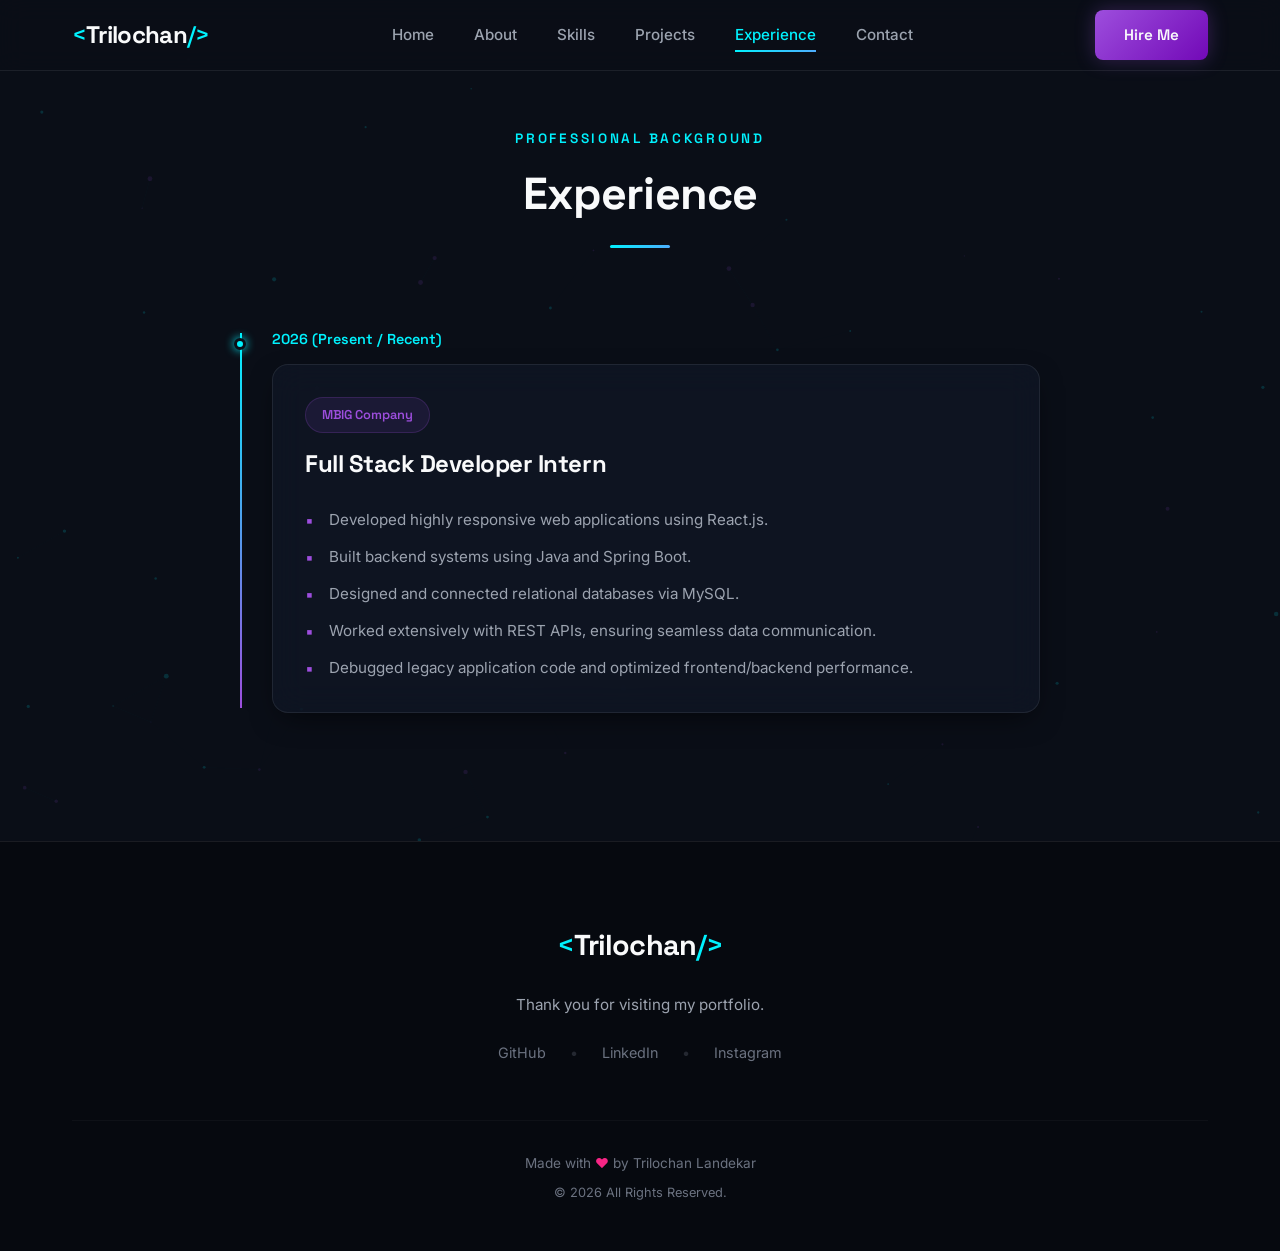
<file: experience.html>
<!DOCTYPE html>
<html lang="en">
<head>
    <meta charset="UTF-8">
    <meta name="viewport" content="width=device-width, initial-scale=1.0">
    <title>Professional Experience | Trilochan Landekar</title>
    <meta name="description" content="View the work experience timeline of Trilochan Landekar, Full Stack Developer Intern at MBIG Company.">
    <meta name="keywords" content="Trilochan Landekar, Experience, Internship, MBIG Company, Java Spring Boot React Developer">
    <meta name="author" content="Trilochan Landekar">
    
    <!-- Google Fonts -->
    <link rel="preconnect" href="https://fonts.googleapis.com">
    <link rel="preconnect" href="https://fonts.gstatic.com" crossorigin>
    <link href="https://fonts.googleapis.com/css2?family=Inter:wght@300;400;500;600;700&family=Space+Grotesk:wght@400;500;600;700&display=swap" rel="stylesheet">
    
    <!-- CSS Stylesheet -->
    <link rel="stylesheet" href="style.css">
</head>
<body>
    <!-- Scroll Progress Bar -->
    <div id="scroll-progress" class="scroll-progress-bar"></div>

    <!-- Particle Background Canvas -->
    <canvas id="particle-canvas"></canvas>

    <!-- Navigation Header -->
    <header class="header">
        <div class="header-container container">
            <a href="index.html" class="logo" id="header-logo">
                <span class="logo-accent">&lt;</span>Trilochan<span class="logo-accent">/&gt;</span>
            </a>
            
            <nav class="nav-menu" id="nav-menu">
                <ul class="nav-list">
                    <li><a href="index.html" class="nav-link">Home</a></li>
                    <li><a href="about.html" class="nav-link">About</a></li>
                    <li><a href="skills.html" class="nav-link">Skills</a></li>
                    <li><a href="projects.html" class="nav-link">Projects</a></li>
                    <li><a href="experience.html" class="nav-link">Experience</a></li>
                    <li><a href="contact.html" class="nav-link">Contact</a></li>
                </ul>
            </nav>

            <div class="nav-actions">
                <a href="contact.html" class="btn btn-secondary nav-cta">Hire Me</a>
                <!-- Mobile Menu Button -->
                <button class="mobile-nav-toggle" id="mobile-nav-toggle" aria-label="Toggle Navigation Menu">
                    <svg viewBox="0 0 24 24" fill="none" stroke="currentColor" stroke-width="2">
                        <line x1="3" y1="12" x2="21" y2="12" id="line-mid"></line>
                        <line x1="3" y1="6" x2="21" y2="6" id="line-top"></line>
                        <line x1="3" y1="18" x2="21" y2="18" id="line-bot"></line>
                    </svg>
                </button>
            </div>
        </div>
    </header>

    <main>
        <!-- Experience Section -->
        <section id="experience" class="section experience-section reveal revealed">
            <div class="container">
                <div class="section-header">
                    <span class="section-subtitle">Professional Background</span>
                    <h2 class="section-title">Experience</h2>
                    <div class="header-line"></div>
                </div>

                <div class="timeline">
                    <!-- Experience item 1 -->
                    <div class="timeline-item">
                        <div class="timeline-dot"></div>
                        <div class="timeline-date">2026 (Present / Recent)</div>
                        <div class="timeline-content glass-card">
                            <span class="badge company-badge">MBIG Company</span>
                            <h3>Full Stack Developer Intern</h3>
                            
                            <ul class="experience-resp-list">
                                <li>Developed highly responsive web applications using React.js.</li>
                                <li>Built backend systems using Java and Spring Boot.</li>
                                <li>Designed and connected relational databases via MySQL.</li>
                                <li>Worked extensively with REST APIs, ensuring seamless data communication.</li>
                                <li>Debugged legacy application code and optimized frontend/backend performance.</li>
                            </ul>
                        </div>
                    </div>
                </div>
            </div>
        </section>
    </main>

    <!-- Footer -->
    <footer class="footer">
        <div class="container footer-container">
            <a href="index.html" class="logo footer-logo">
                <span class="logo-accent">&lt;</span>Trilochan<span class="logo-accent">/&gt;</span>
            </a>
            <p class="footer-thankyou">Thank you for visiting my portfolio.</p>
            <div class="footer-socials">
                <a href="https://github.com/thilochanlandekar-wq/sam-studio" target="_blank" rel="noopener noreferrer">GitHub</a>
                <span class="sep">•</span>
                <a href="https://www.linkedin.com/in/trilochan-landekar-06226638b?utm_source=share_via&utm_content=profile&utm_medium=member_android" target="_blank" rel="noopener noreferrer">LinkedIn</a>
                <span class="sep">•</span>
                <a href="https://www.instagram.com/tril.ochan97?igsh=cmVsM2xwaGZpc2F2" target="_blank" rel="noopener noreferrer">Instagram</a>
            </div>
            <div class="footer-meta">
                <p>Made with <span class="heart-pulse">❤️</span> by Trilochan Landekar</p>
                <p class="copyright">© 2026 All Rights Reserved.</p>
            </div>
        </div>
    </footer>

    <!-- Floating Back to Top Button -->
    <button id="back-to-top" class="back-to-top-btn hidden" aria-label="Back to top">
        <svg viewBox="0 0 24 24" fill="none" stroke="currentColor" stroke-width="2.5"><polyline points="18 15 12 9 6 15"></polyline></svg>
    </button>

    <!-- Toast Notification Container -->
    <div id="toast-container" class="toast-container"></div>

    <!-- JavaScript script file -->
    <script src="script.js?v=1.0.2"></script>
</body>
</html>
</file>
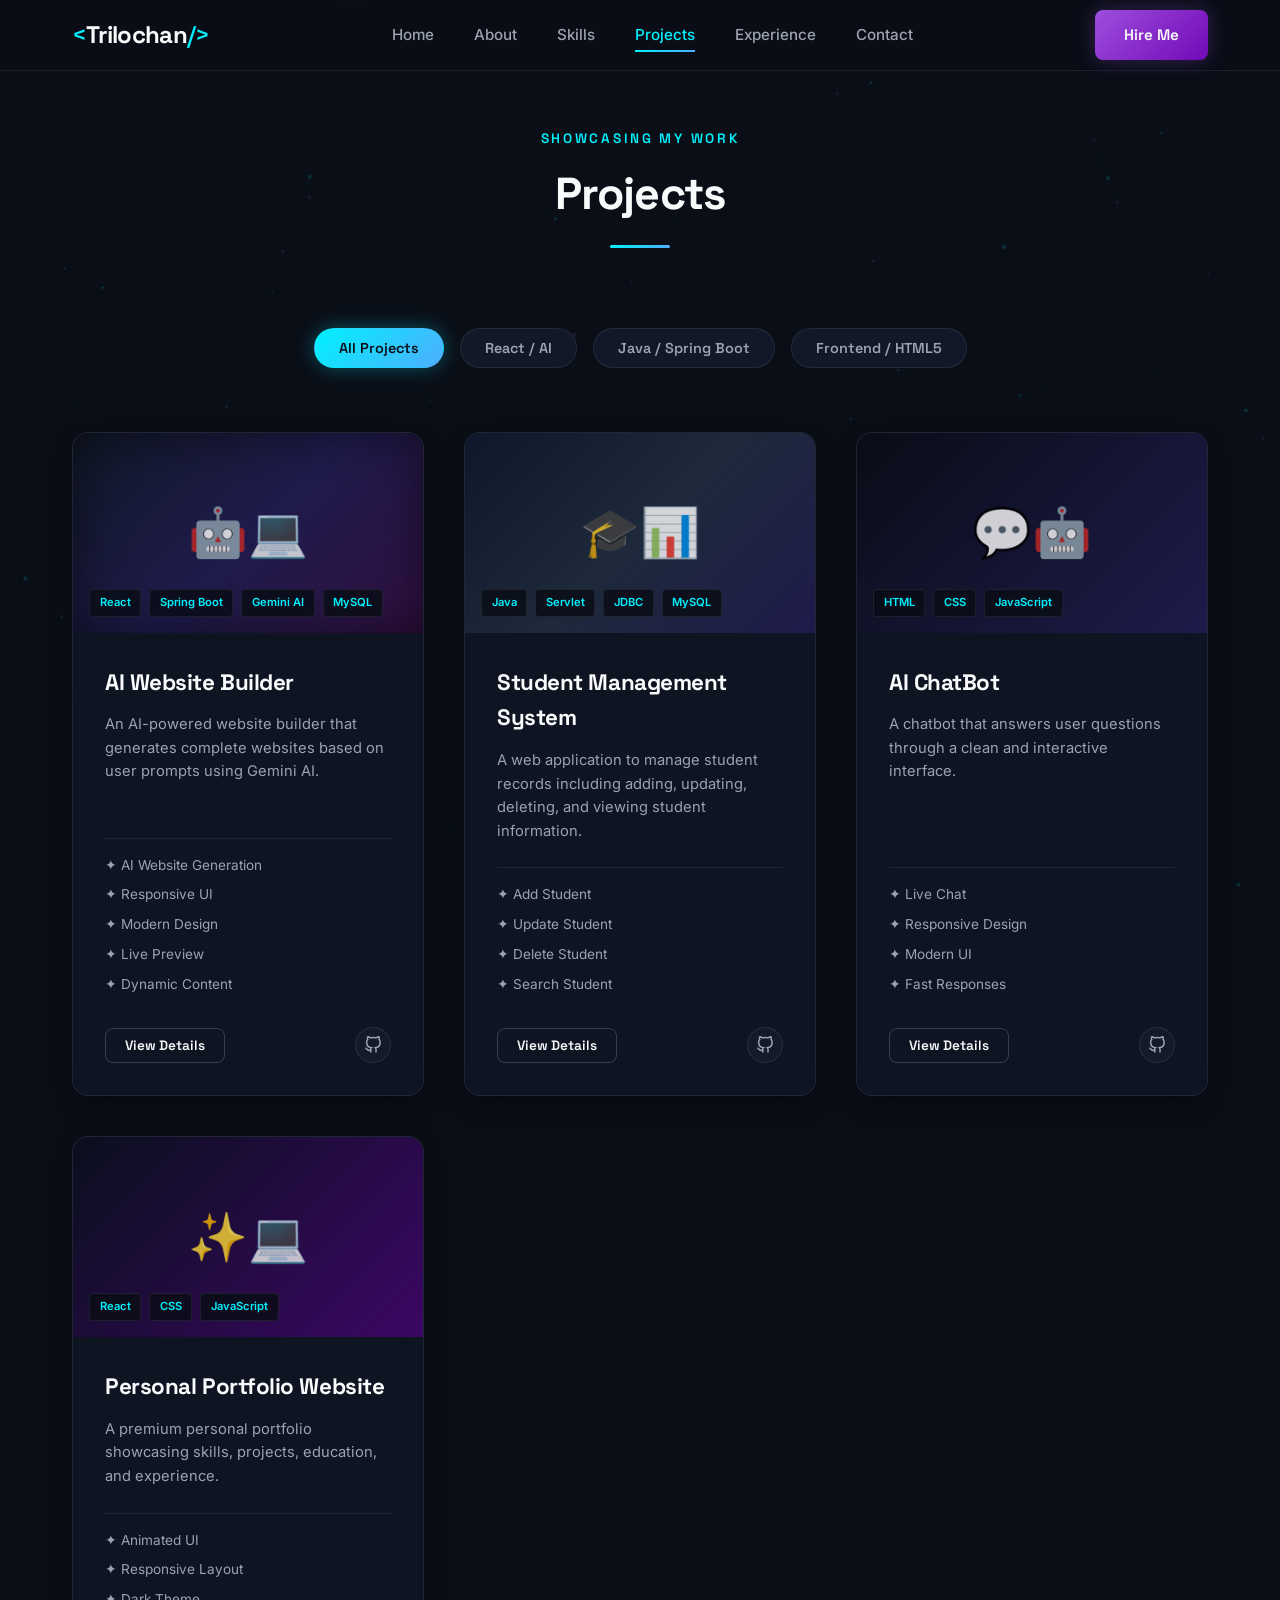
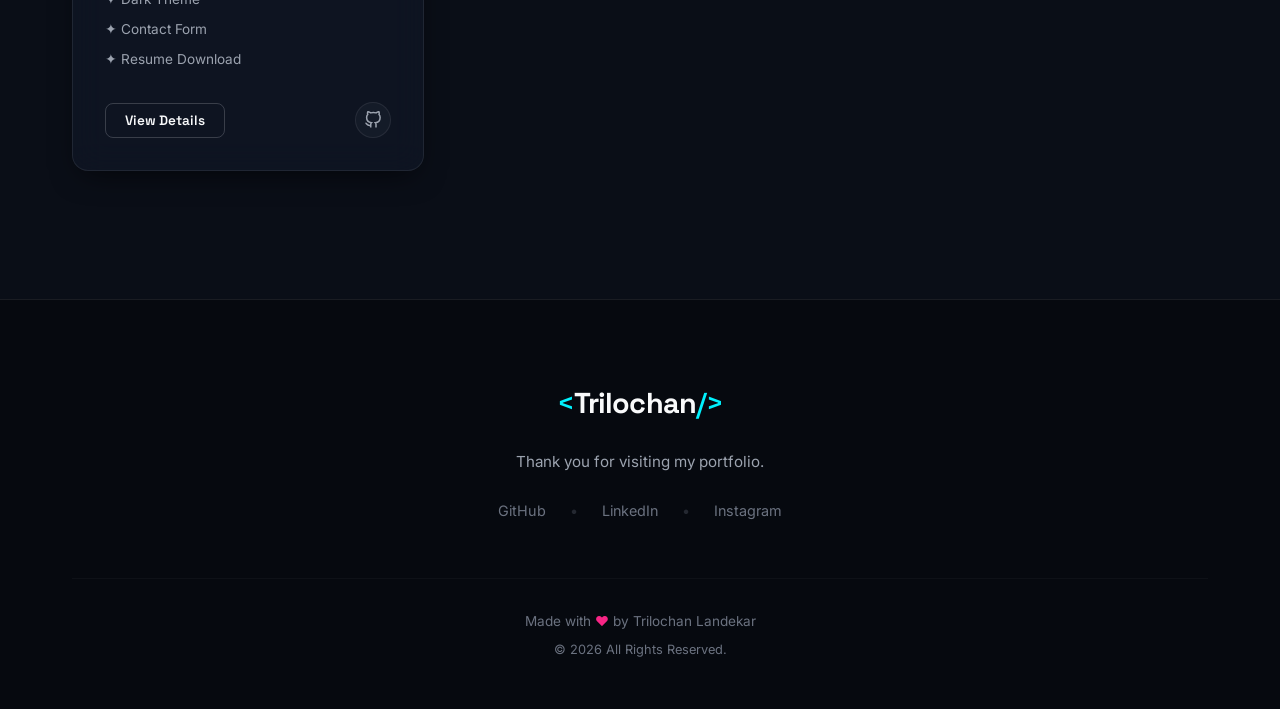
<file: projects.html>
<!DOCTYPE html>
<html lang="en">
<head>
    <meta charset="UTF-8">
    <meta name="viewport" content="width=device-width, initial-scale=1.0">
    <title>My Projects | Trilochan Landekar</title>
    <meta name="description" content="Browse the projects built by Trilochan Landekar, including AI Website Builder, Student Management System, AI Chatbot, and more.">
    <meta name="keywords" content="Trilochan Landekar, Projects, React Projects, Java Projects, AI Projects, Full Stack Portfolio">
    <meta name="author" content="Trilochan Landekar">
    
    <!-- Google Fonts -->
    <link rel="preconnect" href="https://fonts.googleapis.com">
    <link rel="preconnect" href="https://fonts.gstatic.com" crossorigin>
    <link href="https://fonts.googleapis.com/css2?family=Inter:wght@300;400;500;600;700&family=Space+Grotesk:wght@400;500;600;700&display=swap" rel="stylesheet">
    
    <!-- CSS Stylesheet -->
    <link rel="stylesheet" href="style.css">
</head>
<body>
    <!-- Scroll Progress Bar -->
    <div id="scroll-progress" class="scroll-progress-bar"></div>

    <!-- Particle Background Canvas -->
    <canvas id="particle-canvas"></canvas>

    <!-- Navigation Header -->
    <header class="header">
        <div class="header-container container">
            <a href="index.html" class="logo" id="header-logo">
                <span class="logo-accent">&lt;</span>Trilochan<span class="logo-accent">/&gt;</span>
            </a>
            
            <nav class="nav-menu" id="nav-menu">
                <ul class="nav-list">
                    <li><a href="index.html" class="nav-link">Home</a></li>
                    <li><a href="about.html" class="nav-link">About</a></li>
                    <li><a href="skills.html" class="nav-link">Skills</a></li>
                    <li><a href="projects.html" class="nav-link">Projects</a></li>
                    <li><a href="experience.html" class="nav-link">Experience</a></li>
                    <li><a href="contact.html" class="nav-link">Contact</a></li>
                </ul>
            </nav>

            <div class="nav-actions">
                <a href="contact.html" class="btn btn-secondary nav-cta">Hire Me</a>
                <!-- Mobile Menu Button -->
                <button class="mobile-nav-toggle" id="mobile-nav-toggle" aria-label="Toggle Navigation Menu">
                    <svg viewBox="0 0 24 24" fill="none" stroke="currentColor" stroke-width="2">
                        <line x1="3" y1="12" x2="21" y2="12" id="line-mid"></line>
                        <line x1="3" y1="6" x2="21" y2="6" id="line-top"></line>
                        <line x1="3" y1="18" x2="21" y2="18" id="line-bot"></line>
                    </svg>
                </button>
            </div>
        </div>
    </header>

    <main>
        <!-- Projects Section -->
        <section id="projects" class="section projects-section reveal revealed">
            <div class="container">
                <div class="section-header">
                    <span class="section-subtitle">Showcasing My Work</span>
                    <h2 class="section-title">Projects</h2>
                    <div class="header-line"></div>
                </div>

                <!-- Project Filters -->
                <div class="projects-filter-container">
                    <button class="filter-btn active" data-filter="all">All Projects</button>
                    <button class="filter-btn" data-filter="react">React / AI</button>
                    <button class="filter-btn" data-filter="java">Java / Spring Boot</button>
                    <button class="filter-btn" data-filter="frontend">Frontend / HTML5</button>
                </div>

                <!-- Projects Grid -->
                <div class="projects-grid">
                    <!-- Project 1: AI Website Builder -->
                    <div class="project-card glass-card reveal-card" data-category="react java">
                        <div class="project-img-wrapper">
                            <div class="project-placeholder-bg grad-mesh-ai">
                                <span class="placeholder-icon">🤖💻</span>
                            </div>
                            <div class="project-tags">
                                <span class="tag-pill">React</span>
                                <span class="tag-pill">Spring Boot</span>
                                <span class="tag-pill">Gemini AI</span>
                                <span class="tag-pill">MySQL</span>
                            </div>
                        </div>
                        <div class="project-content">
                            <h3>AI Website Builder</h3>
                            <p class="project-short-desc">
                                An AI-powered website builder that generates complete websites based on user prompts using Gemini AI.
                            </p>
                            <div class="project-features-list">
                                <span>✦ AI Website Generation</span>
                                <span>✦ Responsive UI</span>
                                <span>✦ Modern Design</span>
                                <span>✦ Live Preview</span>
                                <span>✦ Dynamic Content</span>
                            </div>
                            <div class="project-actions">
                                <button class="btn btn-outline btn-sm open-modal-btn" data-project="ai-builder">View Details</button>
                                <a href="https://github.com/thilochanlandekar-wq/sam-studio" target="_blank" rel="noopener noreferrer" class="project-link" aria-label="GitHub Repository">
                                    <svg viewBox="0 0 24 24" fill="none" stroke="currentColor" stroke-width="2" class="link-icon"><path d="M9 19c-5 1.5-5-2.5-7-3m14 6v-3.87a3.37 3.37 0 0 0-.94-2.61c3.14-.35 6.44-1.54 6.44-7A5.44 5.44 0 0 0 20 4.77 5.07 5.07 0 0 0 19.91 1S18.73.65 16 2.48a13.38 13.38 0 0 0-7 0C6.27.65 5.09 1 5.09 1A5.07 5.07 0 0 0 5 4.77a5.44 5.44 0 0 0-1.5 3.78c0 5.42 3.3 6.61 6.44 7A3.37 3.37 0 0 0 9 18.13V22"></path></svg>
                                </a>
                            </div>
                        </div>
                    </div>

                    <!-- Project 2: Student Management System -->
                    <div class="project-card glass-card reveal-card" data-category="java">
                        <div class="project-img-wrapper">
                            <div class="project-placeholder-bg grad-mesh-student">
                                <span class="placeholder-icon">🎓📊</span>
                            </div>
                            <div class="project-tags">
                                <span class="tag-pill">Java</span>
                                <span class="tag-pill">Servlet</span>
                                <span class="tag-pill">JDBC</span>
                                <span class="tag-pill">MySQL</span>
                            </div>
                        </div>
                        <div class="project-content">
                            <h3>Student Management System</h3>
                            <p class="project-short-desc">
                                A web application to manage student records including adding, updating, deleting, and viewing student information.
                            </p>
                            <div class="project-features-list">
                                <span>✦ Add Student</span>
                                <span>✦ Update Student</span>
                                <span>✦ Delete Student</span>
                                <span>✦ Search Student</span>
                            </div>
                            <div class="project-actions">
                                <button class="btn btn-outline btn-sm open-modal-btn" data-project="student-sys">View Details</button>
                                <a href="https://github.com/thilochanlandekar-wq/sam-studio" target="_blank" rel="noopener noreferrer" class="project-link" aria-label="GitHub Repository">
                                    <svg viewBox="0 0 24 24" fill="none" stroke="currentColor" stroke-width="2" class="link-icon"><path d="M9 19c-5 1.5-5-2.5-7-3m14 6v-3.87a3.37 3.37 0 0 0-.94-2.61c3.14-.35 6.44-1.54 6.44-7A5.44 5.44 0 0 0 20 4.77 5.07 5.07 0 0 0 19.91 1S18.73.65 16 2.48a13.38 13.38 0 0 0-7 0C6.27.65 5.09 1 5.09 1A5.07 5.07 0 0 0 5 4.77a5.44 5.44 0 0 0-1.5 3.78c0 5.42 3.3 6.61 6.44 7A3.37 3.37 0 0 0 9 18.13V22"></path></svg>
                                </a>
                            </div>
                        </div>
                    </div>

                    <!-- Project 3: AI ChatBot -->
                    <div class="project-card glass-card reveal-card" data-category="frontend">
                        <div class="project-img-wrapper">
                            <div class="project-placeholder-bg grad-mesh-chat">
                                <span class="placeholder-icon">💬🤖</span>
                            </div>
                            <div class="project-tags">
                                <span class="tag-pill">HTML</span>
                                <span class="tag-pill">CSS</span>
                                <span class="tag-pill">JavaScript</span>
                            </div>
                        </div>
                        <div class="project-content">
                            <h3>AI ChatBot</h3>
                            <p class="project-short-desc">
                                A chatbot that answers user questions through a clean and interactive interface.
                            </p>
                            <div class="project-features-list">
                                <span>✦ Live Chat</span>
                                <span>✦ Responsive Design</span>
                                <span>✦ Modern UI</span>
                                <span>✦ Fast Responses</span>
                            </div>
                            <div class="project-actions">
                                <button class="btn btn-outline btn-sm open-modal-btn" data-project="chatbot">View Details</button>
                                <a href="https://github.com/thilochanlandekar-wq/sam-studio" target="_blank" rel="noopener noreferrer" class="project-link" aria-label="GitHub Repository">
                                    <svg viewBox="0 0 24 24" fill="none" stroke="currentColor" stroke-width="2" class="link-icon"><path d="M9 19c-5 1.5-5-2.5-7-3m14 6v-3.87a3.37 3.37 0 0 0-.94-2.61c3.14-.35 6.44-1.54 6.44-7A5.44 5.44 0 0 0 20 4.77 5.07 5.07 0 0 0 19.91 1S18.73.65 16 2.48a13.38 13.38 0 0 0-7 0C6.27.65 5.09 1 5.09 1A5.07 5.07 0 0 0 5 4.77a5.44 5.44 0 0 0-1.5 3.78c0 5.42 3.3 6.61 6.44 7A3.37 3.37 0 0 0 9 18.13V22"></path></svg>
                                </a>
                            </div>
                        </div>
                    </div>

                    <!-- Project 4: Personal Portfolio Website -->
                    <div class="project-card glass-card reveal-card" data-category="react frontend">
                        <div class="project-img-wrapper">
                            <div class="project-placeholder-bg grad-mesh-portfolio">
                                <span class="placeholder-icon">✨💻</span>
                            </div>
                            <div class="project-tags">
                                <span class="tag-pill">React</span>
                                <span class="tag-pill">CSS</span>
                                <span class="tag-pill">JavaScript</span>
                            </div>
                        </div>
                        <div class="project-content">
                            <h3>Personal Portfolio Website</h3>
                            <p class="project-short-desc">
                                A premium personal portfolio showcasing skills, projects, education, and experience.
                            </p>
                            <div class="project-features-list">
                                <span>✦ Animated UI</span>
                                <span>✦ Responsive Layout</span>
                                <span>✦ Dark Theme</span>
                                <span>✦ Contact Form</span>
                                <span>✦ Resume Download</span>
                            </div>
                            <div class="project-actions">
                                <button class="btn btn-outline btn-sm open-modal-btn" data-project="portfolio">View Details</button>
                                <a href="https://github.com/thilochanlandekar-wq/sam-studio" target="_blank" rel="noopener noreferrer" class="project-link" aria-label="GitHub Repository">
                                    <svg viewBox="0 0 24 24" fill="none" stroke="currentColor" stroke-width="2" class="link-icon"><path d="M9 19c-5 1.5-5-2.5-7-3m14 6v-3.87a3.37 3.37 0 0 0-.94-2.61c3.14-.35 6.44-1.54 6.44-7A5.44 5.44 0 0 0 20 4.77 5.07 5.07 0 0 0 19.91 1S18.73.65 16 2.48a13.38 13.38 0 0 0-7 0C6.27.65 5.09 1 5.09 1A5.07 5.07 0 0 0 5 4.77a5.44 5.44 0 0 0-1.5 3.78c0 5.42 3.3 6.61 6.44 7A3.37 3.37 0 0 0 9 18.13V22"></path></svg>
                                </a>
                            </div>
                        </div>
                    </div>
                </div>
            </div>
        </section>
    </main>

    <!-- Footer -->
    <footer class="footer">
        <div class="container footer-container">
            <a href="index.html" class="logo footer-logo">
                <span class="logo-accent">&lt;</span>Trilochan<span class="logo-accent">/&gt;</span>
            </a>
            <p class="footer-thankyou">Thank you for visiting my portfolio.</p>
            <div class="footer-socials">
                <a href="https://github.com/thilochanlandekar-wq/sam-studio" target="_blank" rel="noopener noreferrer">GitHub</a>
                <span class="sep">•</span>
                <a href="https://www.linkedin.com/in/trilochan-landekar-06226638b?utm_source=share_via&utm_content=profile&utm_medium=member_android" target="_blank" rel="noopener noreferrer">LinkedIn</a>
                <span class="sep">•</span>
                <a href="https://www.instagram.com/tril.ochan97?igsh=cmVsM2xwaGZpc2F2" target="_blank" rel="noopener noreferrer">Instagram</a>
            </div>
            <div class="footer-meta">
                <p>Made with <span class="heart-pulse">❤️</span> by Trilochan Landekar</p>
                <p class="copyright">© 2026 All Rights Reserved.</p>
            </div>
        </div>
    </footer>

    <!-- Project Details Modal (Single Template for dynamic content Injection) -->
    <div id="project-modal" class="modal-overlay hidden" aria-modal="true" role="dialog">
        <div class="modal-card glass-card">
            <button class="modal-close-btn" id="modal-close-btn" aria-label="Close Project Modal">
                <svg viewBox="0 0 24 24" fill="none" stroke="currentColor" stroke-width="2.5"><line x1="18" y1="6" x2="6" y2="18"></line><line x1="6" y1="6" x2="18" y2="18"></line></svg>
            </button>
            <div class="modal-body" id="modal-body-content">
                <!-- Injected via JavaScript -->
            </div>
        </div>
    </div>

    <!-- Floating Back to Top Button -->
    <button id="back-to-top" class="back-to-top-btn hidden" aria-label="Back to top">
        <svg viewBox="0 0 24 24" fill="none" stroke="currentColor" stroke-width="2.5"><polyline points="18 15 12 9 6 15"></polyline></svg>
    </button>

    <!-- Toast Notification Container -->
    <div id="toast-container" class="toast-container"></div>

    <!-- JavaScript script file -->
    <script src="script.js?v=1.0.2"></script>
</body>
</html>
</file>
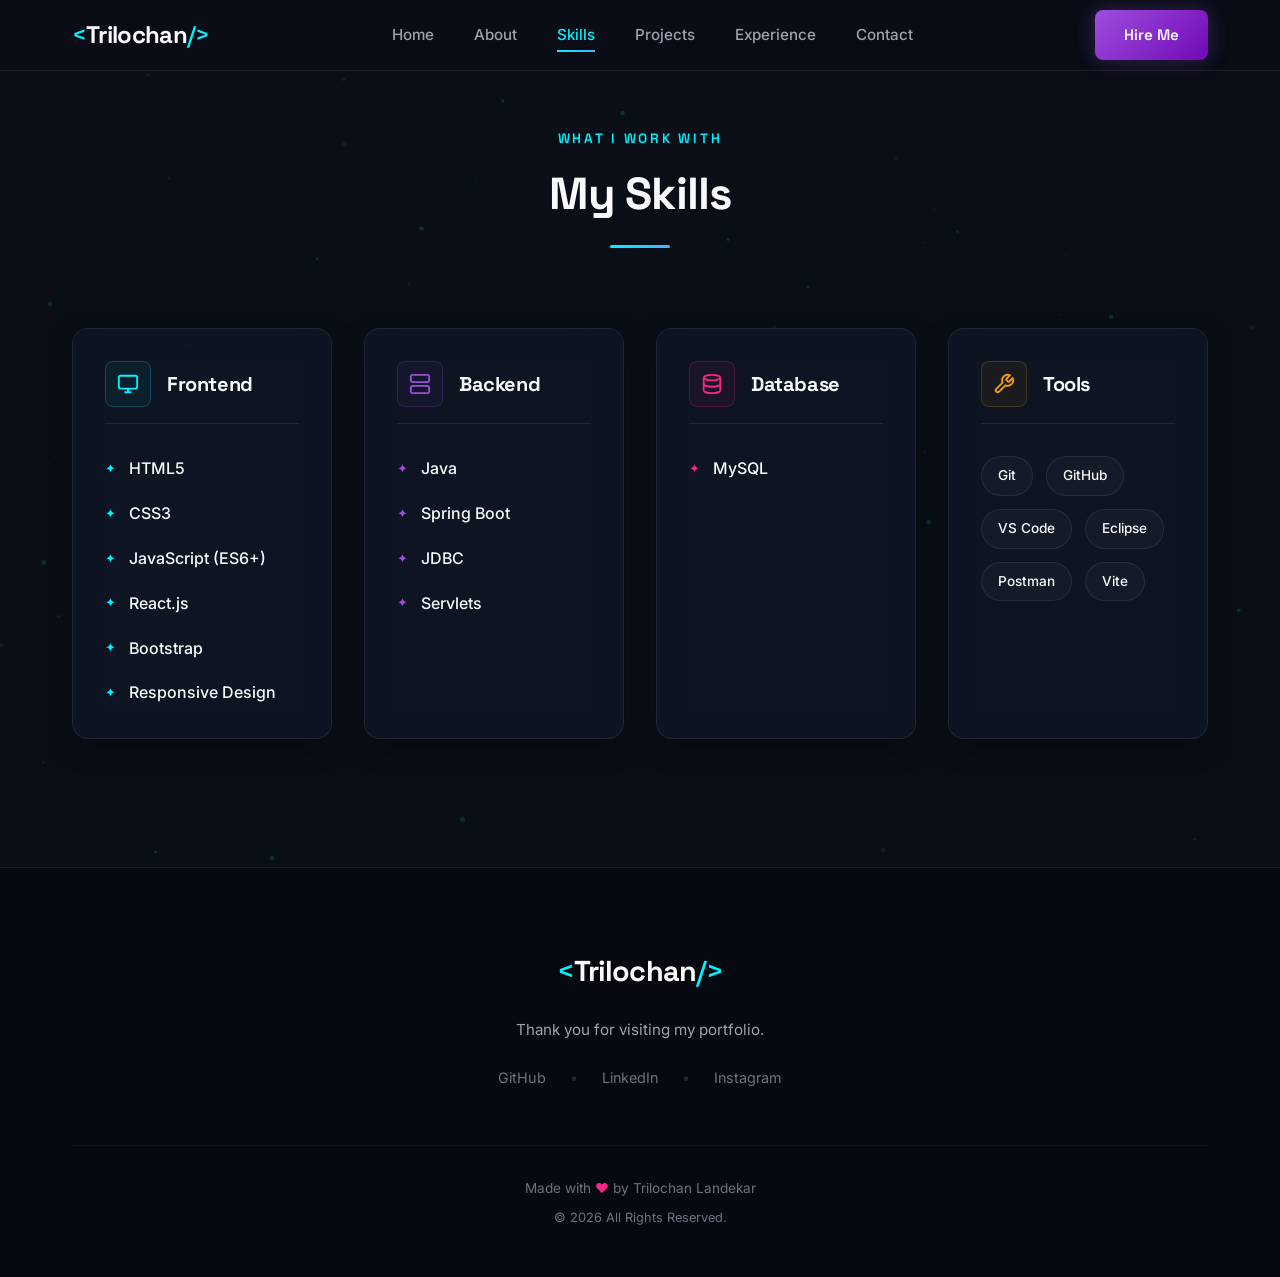
<file: skills.html>
<!DOCTYPE html>
<html lang="en">
<head>
    <meta charset="UTF-8">
    <meta name="viewport" content="width=device-width, initial-scale=1.0">
    <title>My Skills | Trilochan Landekar</title>
    <meta name="description" content="Explore the technical skill sets of Trilochan Landekar, including Frontend (React.js, Javascript), Backend (Java, Spring Boot), and Databases (MySQL).">
    <meta name="keywords" content="Trilochan Landekar, Skills, Technical Skills, Java, React, Spring Boot, MySQL, Web Developer">
    <meta name="author" content="Trilochan Landekar">
    
    <!-- Google Fonts -->
    <link rel="preconnect" href="https://fonts.googleapis.com">
    <link rel="preconnect" href="https://fonts.gstatic.com" crossorigin>
    <link href="https://fonts.googleapis.com/css2?family=Inter:wght@300;400;500;600;700&family=Space+Grotesk:wght@400;500;600;700&display=swap" rel="stylesheet">
    
    <!-- CSS Stylesheet -->
    <link rel="stylesheet" href="style.css">
</head>
<body>
    <!-- Scroll Progress Bar -->
    <div id="scroll-progress" class="scroll-progress-bar"></div>

    <!-- Particle Background Canvas -->
    <canvas id="particle-canvas"></canvas>

    <!-- Navigation Header -->
    <header class="header">
        <div class="header-container container">
            <a href="index.html" class="logo" id="header-logo">
                <span class="logo-accent">&lt;</span>Trilochan<span class="logo-accent">/&gt;</span>
            </a>
            
            <nav class="nav-menu" id="nav-menu">
                <ul class="nav-list">
                    <li><a href="index.html" class="nav-link">Home</a></li>
                    <li><a href="about.html" class="nav-link">About</a></li>
                    <li><a href="skills.html" class="nav-link">Skills</a></li>
                    <li><a href="projects.html" class="nav-link">Projects</a></li>
                    <li><a href="experience.html" class="nav-link">Experience</a></li>
                    <li><a href="contact.html" class="nav-link">Contact</a></li>
                </ul>
            </nav>

            <div class="nav-actions">
                <a href="contact.html" class="btn btn-secondary nav-cta">Hire Me</a>
                <!-- Mobile Menu Button -->
                <button class="mobile-nav-toggle" id="mobile-nav-toggle" aria-label="Toggle Navigation Menu">
                    <svg viewBox="0 0 24 24" fill="none" stroke="currentColor" stroke-width="2">
                        <line x1="3" y1="12" x2="21" y2="12" id="line-mid"></line>
                        <line x1="3" y1="6" x2="21" y2="6" id="line-top"></line>
                        <line x1="3" y1="18" x2="21" y2="18" id="line-bot"></line>
                    </svg>
                </button>
            </div>
        </div>
    </header>

    <main>
        <!-- Skills Section -->
        <section id="skills" class="section skills-section reveal revealed">
            <div class="container">
                <div class="section-header">
                    <span class="section-subtitle">What I Work With</span>
                    <h2 class="section-title">My Skills</h2>
                    <div class="header-line"></div>
                </div>

                <div class="skills-grid">
                    <!-- Frontend -->
                    <div class="skills-category-card glass-card">
                        <div class="category-header">
                            <div class="category-icon text-cyan">
                                <svg viewBox="0 0 24 24" fill="none" stroke="currentColor" stroke-width="2"><rect x="2" y="3" width="20" height="14" rx="2" ry="2"></rect><line x1="8" y1="21" x2="16" y2="21"></line><line x1="12" y1="17" x2="12" y2="21"></line></svg>
                            </div>
                            <h3>Frontend</h3>
                        </div>
                        <ul class="skills-list">
                            <li>
                                <div class="skill-info">
                                    <span class="skill-name">HTML5</span>
                                </div>
                            </li>
                            <li>
                                <div class="skill-info">
                                    <span class="skill-name">CSS3</span>
                                </div>
                            </li>
                            <li>
                                <div class="skill-info">
                                    <span class="skill-name">JavaScript (ES6+)</span>
                                </div>
                            </li>
                            <li>
                                <div class="skill-info">
                                    <span class="skill-name">React.js</span>
                                </div>
                            </li>
                            <li>
                                <div class="skill-info">
                                    <span class="skill-name">Bootstrap</span>
                                </div>
                            </li>
                            <li>
                                <div class="skill-info">
                                    <span class="skill-name">Responsive Design</span>
                                </div>
                            </li>
                        </ul>
                    </div>

                    <!-- Backend -->
                    <div class="skills-category-card glass-card">
                        <div class="category-header">
                            <div class="category-icon text-purple">
                                <svg viewBox="0 0 24 24" fill="none" stroke="currentColor" stroke-width="2"><rect x="2" y="2" width="20" height="8" rx="2" ry="2"></rect><rect x="2" y="14" width="20" height="8" rx="2" ry="2"></rect><line x1="6" y1="6" x2="6.01" y2="6"></line><line x1="6" y1="18" x2="6.01" y2="18"></line></svg>
                            </div>
                            <h3>Backend</h3>
                        </div>
                        <ul class="skills-list">
                            <li>
                                <div class="skill-info">
                                    <span class="skill-name">Java</span>
                                </div>
                            </li>
                            <li>
                                <div class="skill-info">
                                    <span class="skill-name">Spring Boot</span>
                                </div>
                            </li>
                            <li>
                                <div class="skill-info">
                                    <span class="skill-name">JDBC</span>
                                </div>
                            </li>
                            <li>
                                <div class="skill-info">
                                    <span class="skill-name">Servlets</span>
                                </div>
                            </li>
                        </ul>
                    </div>

                    <!-- Database -->
                    <div class="skills-category-card glass-card">
                        <div class="category-header">
                            <div class="category-icon text-pink">
                                <svg viewBox="0 0 24 24" fill="none" stroke="currentColor" stroke-width="2"><ellipse cx="12" cy="5" rx="9" ry="3"></ellipse><path d="M3 5v14c0 1.66 4 3 9 3s9-1.34 9-3V5"></path><path d="M3 12c0 1.66 4 3 9 3s9-1.34 9-3"></path></svg>
                            </div>
                            <h3>Database</h3>
                        </div>
                        <ul class="skills-list">
                            <li>
                                <div class="skill-info">
                                    <span class="skill-name">MySQL</span>
                                </div>
                            </li>
                        </ul>
                    </div>

                    <!-- Tools -->
                    <div class="skills-category-card glass-card">
                        <div class="category-header">
                            <div class="category-icon text-yellow">
                                <svg viewBox="0 0 24 24" fill="none" stroke="currentColor" stroke-width="2"><path d="M14.7 6.3a1 1 0 0 0 0 1.4l1.6 1.6a1 1 0 0 0 1.4 0l3.77-3.77a6 6 0 0 1-7.94 7.94l-6.91 6.91a2.12 2.12 0 0 1-3-3l6.91-6.91a6 6 0 0 1 7.94-7.94l-3.76 3.76z"></path></svg>
                            </div>
                            <h3>Tools</h3>
                        </div>
                        <ul class="skills-list flex-row-wrap">
                            <li class="tag-skill">Git</li>
                            <li class="tag-skill">GitHub</li>
                            <li class="tag-skill">VS Code</li>
                            <li class="tag-skill">Eclipse</li>
                            <li class="tag-skill">Postman</li>
                            <li class="tag-skill">Vite</li>
                        </ul>
                    </div>
                </div>
            </div>
        </section>
    </main>

    <!-- Footer -->
    <footer class="footer">
        <div class="container footer-container">
            <a href="index.html" class="logo footer-logo">
                <span class="logo-accent">&lt;</span>Trilochan<span class="logo-accent">/&gt;</span>
            </a>
            <p class="footer-thankyou">Thank you for visiting my portfolio.</p>
            <div class="footer-socials">
                <a href="https://github.com/thilochanlandekar-wq/sam-studio" target="_blank" rel="noopener noreferrer">GitHub</a>
                <span class="sep">•</span>
                <a href="https://www.linkedin.com/in/trilochan-landekar-06226638b?utm_source=share_via&utm_content=profile&utm_medium=member_android" target="_blank" rel="noopener noreferrer">LinkedIn</a>
                <span class="sep">•</span>
                <a href="https://www.instagram.com/tril.ochan97?igsh=cmVsM2xwaGZpc2F2" target="_blank" rel="noopener noreferrer">Instagram</a>
            </div>
            <div class="footer-meta">
                <p>Made with <span class="heart-pulse">❤️</span> by Trilochan Landekar</p>
                <p class="copyright">© 2026 All Rights Reserved.</p>
            </div>
        </div>
    </footer>

    <!-- Floating Back to Top Button -->
    <button id="back-to-top" class="back-to-top-btn hidden" aria-label="Back to top">
        <svg viewBox="0 0 24 24" fill="none" stroke="currentColor" stroke-width="2.5"><polyline points="18 15 12 9 6 15"></polyline></svg>
    </button>

    <!-- Toast Notification Container -->
    <div id="toast-container" class="toast-container"></div>

    <!-- JavaScript script file -->
    <script src="script.js?v=1.0.2"></script>
</body>
</html>
</file>
<file: style.css>
/* 
   TRILOCHAN LANDEKAR PORTFOLIO CSS STYLE SYSTEM
   Designed with premium aesthetics: obsidian dark backgrounds, rich glassmorphism, 
   glowing accents, modern typography, and fluid responsiveness.
*/

:root {
    /* Color Palette */
    --bg-primary: #0a0e17;
    --bg-secondary: #111827;
    --bg-tertiary: #1f2937;
    --bg-glass: rgba(17, 24, 39, 0.7);
    --bg-glass-hover: rgba(31, 41, 55, 0.8);
    --border-glass: rgba(255, 255, 255, 0.08);
    --border-glass-hover: rgba(255, 255, 255, 0.18);
    
    --accent-cyan: #00f2fe;
    --accent-purple: #9d4edd;
    --accent-pink: #f72585;
    --accent-blue: #3b82f6;
    --accent-yellow: #f59e0b;
    
    --text-primary: #f9fafb;
    --text-secondary: #9ca3af;
    --text-muted: #6b7280;
    
    /* Gradients */
    --gradient-primary: linear-gradient(135deg, #00f2fe 0%, #4facfe 100%);
    --gradient-purple: linear-gradient(135deg, #9d4edd 0%, #7209b7 100%);
    --gradient-pink: linear-gradient(135deg, #f72585 0%, #b5179e 100%);
    --gradient-dark: linear-gradient(180deg, #111827 0%, #0a0e17 100%);
    
    /* Glow Shadows */
    --glow-cyan: 0 0 20px rgba(0, 242, 254, 0.3);
    --glow-purple: 0 0 20px rgba(157, 78, 221, 0.3);
    --shadow-premium: 0 10px 30px -10px rgba(0, 0, 0, 0.7);
    
    /* Layout & Animation values */
    --font-primary: 'Inter', sans-serif;
    --font-heading: 'Space Grotesk', sans-serif;
    --transition-smooth: all 0.4s cubic-bezier(0.4, 0, 0.2, 1);
    --transition-fast: all 0.2s ease-out;
    --border-radius-sm: 8px;
    --border-radius-md: 16px;
    --border-radius-lg: 24px;
}

/* Base Styles & Reset */
* {
    margin: 0;
    padding: 0;
    box-sizing: border-box;
}

html {
    scroll-behavior: smooth;
    font-size: 16px;
}

body {
    background-color: var(--bg-primary);
    color: var(--text-primary);
    font-family: var(--font-primary);
    line-height: 1.6;
    overflow-x: hidden;
    position: relative;
}

/* Scrollbar Styling */
::-webkit-scrollbar {
    width: 8px;
}
::-webkit-scrollbar-track {
    background: var(--bg-primary);
}
::-webkit-scrollbar-thumb {
    background: var(--bg-tertiary);
    border-radius: var(--border-radius-sm);
    border: 2px solid var(--bg-primary);
}
::-webkit-scrollbar-thumb:hover {
    background: var(--accent-purple);
}

/* Base Typography & Selection */
h1, h2, h3, h4, h5, h6 {
    font-family: var(--font-heading);
    font-weight: 700;
    letter-spacing: -0.02em;
}

a {
    color: inherit;
    text-decoration: none;
    transition: var(--transition-fast);
}

ul {
    list-style: none;
}

img {
    max-width: 100%;
    height: auto;
    display: block;
}

::selection {
    background-color: rgba(0, 242, 254, 0.3);
    color: var(--text-primary);
}

/* Utility Layout Containers */
.container {
    width: 100%;
    max-width: 1200px;
    margin: 0 auto;
    padding: 0 2rem;
}

.section {
    padding: 8rem 0;
    position: relative;
    z-index: 2;
}

/* Glassmorphism Card Style */
.glass-card {
    background: var(--bg-glass);
    backdrop-filter: blur(16px);
    -webkit-backdrop-filter: blur(16px);
    border: 1px solid var(--border-glass);
    border-radius: var(--border-radius-md);
    padding: 2rem;
    box-shadow: var(--shadow-premium);
    transition: var(--transition-smooth);
}

.glass-card:hover {
    border-color: var(--border-glass-hover);
    transform: translateY(-5px);
}

/* Buttons System */
.btn {
    display: inline-flex;
    align-items: center;
    justify-content: center;
    gap: 0.5rem;
    padding: 0.8rem 1.8rem;
    font-family: var(--font-heading);
    font-weight: 600;
    font-size: 0.95rem;
    border-radius: var(--border-radius-sm);
    cursor: pointer;
    transition: var(--transition-smooth);
    border: none;
    outline: none;
}

.btn-primary {
    background: var(--gradient-primary);
    color: var(--bg-primary);
    box-shadow: var(--glow-cyan);
}

.btn-primary:hover {
    transform: translateY(-2px);
    box-shadow: 0 0 30px rgba(0, 242, 254, 0.6);
}

.btn-secondary {
    background: var(--gradient-purple);
    color: var(--text-primary);
    box-shadow: var(--glow-purple);
}

.btn-secondary:hover {
    transform: translateY(-2px);
    box-shadow: 0 0 30px rgba(157, 78, 221, 0.6);
}

.btn-outline {
    background: transparent;
    color: var(--text-primary);
    border: 1.5px solid var(--border-glass-hover);
}

.btn-outline:hover {
    background: var(--border-glass);
    border-color: var(--accent-cyan);
    color: var(--accent-cyan);
    box-shadow: var(--glow-cyan);
}

.btn-block {
    display: flex;
    width: 100%;
}

.btn-sm {
    padding: 0.5rem 1.2rem;
    font-size: 0.85rem;
}

.btn-icon {
    width: 18px;
    height: 18px;
    transition: var(--transition-fast);
}

.btn:hover .btn-icon {
    transform: translateX(3px);
}

/* Gradient Text Effect */
.gradient-text {
    background: var(--gradient-primary);
    -webkit-background-clip: text;
    -webkit-text-fill-color: transparent;
}

/* Badges */
.badge {
    display: inline-block;
    padding: 0.4rem 1rem;
    font-family: var(--font-heading);
    font-size: 0.8rem;
    font-weight: 600;
    border-radius: 50px;
    background: rgba(0, 242, 254, 0.1);
    color: var(--accent-cyan);
    border: 1px solid rgba(0, 242, 254, 0.2);
    margin-bottom: 1.5rem;
}

/* Interactive Background Particle Canvas */
#particle-canvas {
    position: fixed;
    top: 0;
    left: 0;
    width: 100%;
    height: 100%;
    z-index: 1;
    pointer-events: none;
}

/* Scroll Progress Bar */
.scroll-progress-bar {
    position: fixed;
    top: 0;
    left: 0;
    height: 3px;
    background: var(--gradient-primary);
    width: 0%;
    z-index: 9999;
}

/* Navigation Header */
.header {
    position: fixed;
    top: 0;
    left: 0;
    width: 100%;
    z-index: 1000;
    background: rgba(10, 14, 23, 0.8);
    backdrop-filter: blur(12px);
    -webkit-backdrop-filter: blur(12px);
    border-bottom: 1px solid var(--border-glass);
    transition: var(--transition-smooth);
}

.header.scrolled {
    padding: 0.5rem 0;
    background: rgba(10, 14, 23, 0.95);
    box-shadow: 0 5px 20px rgba(0, 0, 0, 0.5);
}

.header-container {
    display: flex;
    align-items: center;
    justify-content: space-between;
    height: 70px;
}

.logo {
    font-family: var(--font-heading);
    font-size: 1.5rem;
    font-weight: 700;
    letter-spacing: -0.03em;
    display: flex;
    align-items: center;
}

.logo-accent {
    color: var(--accent-cyan);
    font-weight: 500;
}

.nav-list {
    display: flex;
    gap: 2.5rem;
}

.nav-link {
    font-size: 0.95rem;
    font-weight: 500;
    color: var(--text-secondary);
    position: relative;
    padding: 0.5rem 0;
}

.nav-link:hover {
    color: var(--text-primary);
}

.nav-link.active {
    color: var(--accent-cyan);
}

.nav-link::after {
    content: '';
    position: absolute;
    bottom: 0;
    left: 0;
    width: 0;
    height: 2px;
    background: var(--gradient-primary);
    transition: var(--transition-fast);
}

.nav-link.active::after,
.nav-link:hover::after {
    width: 100%;
}

.nav-actions {
    display: flex;
    align-items: center;
    gap: 1.5rem;
}

.mobile-nav-toggle {
    display: none;
    background: transparent;
    border: none;
    color: var(--text-primary);
    cursor: pointer;
    width: 24px;
    height: 24px;
}

/* Hero Section */
.hero-section {
    min-height: 100vh;
    display: flex;
    align-items: center;
    padding-top: 120px;
}

.hero-container {
    display: grid;
    grid-template-columns: 1.2fr 0.8fr;
    gap: 4rem;
    align-items: center;
}

.hero-title {
    font-size: 3.8rem;
    line-height: 1.1;
    margin-bottom: 1.5rem;
}

.hero-subtitle {
    font-size: 1.8rem;
    font-weight: 500;
    color: var(--text-secondary);
    margin-bottom: 2rem;
}

.hero-description {
    font-size: 1.1rem;
    color: var(--text-secondary);
    max-width: 580px;
    margin-bottom: 2rem;
}

.hero-meta {
    display: flex;
    gap: 2rem;
    margin-bottom: 2.5rem;
    font-size: 0.95rem;
    color: var(--text-secondary);
}

.hero-meta-item {
    display: flex;
    align-items: center;
    gap: 0.5rem;
}

.meta-icon {
    width: 18px;
    height: 18px;
    color: var(--accent-cyan);
}

.hero-cta {
    display: flex;
    gap: 1.5rem;
    margin-bottom: 3rem;
    flex-wrap: wrap;
}

.social-links {
    display: flex;
    gap: 1.5rem;
}

.social-links a {
    display: flex;
    align-items: center;
    justify-content: center;
    width: 42px;
    height: 42px;
    border-radius: 50%;
    background: var(--bg-tertiary);
    border: 1px solid var(--border-glass);
    color: var(--text-secondary);
    transition: var(--transition-smooth);
}

.social-links a:hover {
    color: var(--accent-cyan);
    border-color: var(--accent-cyan);
    box-shadow: var(--glow-cyan);
    transform: translateY(-3px);
}

.social-links a svg {
    width: 20px;
    height: 20px;
}

/* Typing Animation Components */
.typewriter {
    color: var(--accent-cyan);
    font-weight: 600;
}

.cursor {
    animation: blink 0.7s infinite;
    color: var(--accent-cyan);
}

@keyframes blink {
    0%, 100% { opacity: 1; }
    50% { opacity: 0; }
}

/* Hero Avatar Design */
.hero-image-container {
    display: flex;
    justify-content: center;
    align-items: center;
    position: relative;
}

.hero-blob-wrapper {
    position: relative;
    width: 320px;
    height: 320px;
}

.hero-avatar-glow {
    position: absolute;
    top: -10px;
    left: -10px;
    width: 340px;
    height: 340px;
    border-radius: 50%;
    background: radial-gradient(circle, rgba(0, 242, 254, 0.4) 0%, rgba(157, 78, 221, 0.2) 70%, transparent 100%);
    filter: blur(25px);
    z-index: 1;
    animation: pulseGlow 8s infinite alternate;
}

.hero-avatar {
    position: relative;
    width: 100%;
    height: 100%;
    border-radius: 50%;
    background: var(--bg-secondary);
    border: 2px solid var(--border-glass-hover);
    padding: 10px;
    z-index: 2;
    overflow: visible;
}

.avatar-img {
    width: 100%;
    height: 100%;
    object-fit: cover;
    border-radius: 50%;
    /* Default abstract avatar mesh gradient, updated via JavaScript or image if generated */
    background: linear-gradient(135deg, #111827, #0a0e17);
    border: 2px solid rgba(255, 255, 255, 0.05);
}

.avatar-badge {
    position: absolute;
    display: flex;
    align-items: center;
    gap: 0.5rem;
    padding: 0.6rem 1rem;
    border-radius: 50px;
    background: rgba(17, 24, 39, 0.9);
    border: 1px solid var(--border-glass-hover);
    backdrop-filter: blur(8px);
    font-size: 0.8rem;
    font-weight: 600;
    color: var(--text-primary);
    box-shadow: var(--shadow-premium);
    z-index: 3;
    animation: floatBadge 4s infinite ease-in-out;
}

.code-badge {
    top: 20%;
    left: -20px;
    border-left: 2px solid var(--accent-cyan);
}

.speed-badge {
    bottom: 20%;
    right: -20px;
    border-right: 2px solid var(--accent-purple);
    animation-delay: 2s;
}

.badge-icon {
    width: 16px;
    height: 16px;
    color: var(--accent-cyan);
}

.speed-badge .badge-icon {
    color: var(--accent-purple);
}

@keyframes floatBadge {
    0%, 100% { transform: translateY(0); }
    50% { transform: translateY(-10px); }
}

@keyframes pulseGlow {
    0% { transform: scale(0.95); opacity: 0.8; }
    100% { transform: scale(1.05); opacity: 1; }
}

/* Sections Structure & Headings */
.section-header {
    text-align: center;
    margin-bottom: 5rem;
}

.section-header.align-left {
    text-align: left;
}

.section-subtitle {
    font-family: var(--font-heading);
    font-size: 0.85rem;
    text-transform: uppercase;
    letter-spacing: 0.2em;
    color: var(--accent-cyan);
    display: block;
    margin-bottom: 0.5rem;
    font-weight: 600;
}

.section-title {
    font-size: 2.8rem;
    margin-bottom: 1rem;
}

.header-line {
    width: 60px;
    height: 3px;
    background: var(--gradient-primary);
    margin: 0 auto;
    border-radius: 5px;
}

.section-header.align-left .header-line {
    margin: 0;
}

/* About Me Section */
.about-grid {
    display: grid;
    grid-template-columns: 0.9fr 1.1fr;
    gap: 5rem;
    align-items: center;
}

.about-card-visual {
    position: relative;
}

.about-card-visual::after {
    content: '';
    position: absolute;
    top: 20px;
    left: 20px;
    right: -20px;
    bottom: -20px;
    border-radius: var(--border-radius-md);
    border: 2px dashed rgba(157, 78, 221, 0.2);
    z-index: 1;
    pointer-events: none;
}

.visual-inner {
    position: relative;
    z-index: 2;
    text-align: center;
    border-color: rgba(157, 78, 221, 0.15);
}

.tech-icon-circle {
    width: 70px;
    height: 70px;
    border-radius: 50%;
    background: rgba(157, 78, 221, 0.1);
    color: var(--accent-purple);
    display: flex;
    align-items: center;
    justify-content: center;
    margin: 0 auto 1.5rem auto;
    border: 1px solid rgba(157, 78, 221, 0.2);
    box-shadow: var(--glow-purple);
}

.tech-icon-circle svg {
    width: 32px;
    height: 32px;
}

.visual-inner h3 {
    margin-bottom: 1rem;
    font-size: 1.4rem;
}

.visual-inner p {
    color: var(--text-secondary);
    font-size: 0.9rem;
    margin-bottom: 2rem;
}

.visual-stats {
    display: grid;
    grid-template-columns: repeat(3, 1fr);
    gap: 1rem;
    border-top: 1px solid var(--border-glass);
    padding-top: 1.5rem;
}

.stat-box {
    display: flex;
    flex-direction: column;
}

.stat-number {
    font-family: var(--font-heading);
    font-size: 1.6rem;
    font-weight: 700;
    color: var(--accent-cyan);
}

.stat-label {
    font-size: 0.75rem;
    color: var(--text-secondary);
    text-transform: uppercase;
    letter-spacing: 0.05em;
    margin-top: 0.2rem;
}

.about-content .lead {
    font-size: 1.25rem;
    font-weight: 500;
    color: var(--text-primary);
    margin-bottom: 1.5rem;
}

.about-content p {
    color: var(--text-secondary);
    margin-bottom: 1.5rem;
}

.about-info-grid {
    display: grid;
    grid-template-columns: repeat(2, 1fr);
    gap: 1.5rem;
    margin-top: 2rem;
    border-top: 1px solid var(--border-glass);
    padding-top: 2rem;
}

.info-item {
    display: flex;
    flex-direction: column;
    gap: 0.3rem;
}

.info-title {
    font-size: 0.8rem;
    color: var(--text-muted);
    text-transform: uppercase;
    letter-spacing: 0.05em;
}

.info-value {
    font-weight: 600;
    color: var(--text-primary);
}

/* Skills Section Styling */
.skills-grid {
    display: grid;
    grid-template-columns: repeat(auto-fit, minmax(260px, 1fr));
    gap: 2rem;
}

.skills-category-card {
    height: 100%;
}

.category-header {
    display: flex;
    align-items: center;
    gap: 1rem;
    margin-bottom: 2rem;
    border-bottom: 1px solid var(--border-glass);
    padding-bottom: 1rem;
}

.category-icon {
    width: 46px;
    height: 46px;
    border-radius: var(--border-radius-sm);
    display: flex;
    align-items: center;
    justify-content: center;
    background: rgba(255, 255, 255, 0.03);
    border: 1px solid var(--border-glass);
}

.category-icon svg {
    width: 22px;
    height: 22px;
}

.text-cyan {
    color: var(--accent-cyan);
    border-color: rgba(0, 242, 254, 0.2);
    background: rgba(0, 242, 254, 0.05);
}

.text-purple {
    color: var(--accent-purple);
    border-color: rgba(157, 78, 221, 0.2);
    background: rgba(157, 78, 221, 0.05);
}

.text-pink {
    color: var(--accent-pink);
    border-color: rgba(247, 37, 133, 0.2);
    background: rgba(247, 37, 133, 0.05);
}

.text-yellow {
    color: var(--accent-yellow);
    border-color: rgba(245, 158, 11, 0.2);
    background: rgba(245, 158, 11, 0.05);
}

.skills-category-card h3 {
    font-size: 1.25rem;
}

.skills-list {
    display: flex;
    flex-direction: column;
    gap: 1.2rem;
}

.skills-list.flex-row-wrap {
    flex-direction: row;
    flex-wrap: wrap;
    gap: 0.8rem;
}

.skill-info {
    display: flex;
    align-items: center;
    gap: 0.8rem;
}

.skill-info::before {
    content: '✦';
    color: var(--accent-cyan);
    font-size: 0.8rem;
}

.skills-category-card:nth-child(2) .skill-info::before {
    color: var(--accent-purple);
}

.skills-category-card:nth-child(3) .skill-info::before {
    color: var(--accent-pink);
}

.skill-name {
    font-weight: 500;
    color: var(--text-primary);
}

.tag-skill {
    padding: 0.5rem 1rem;
    background: rgba(255, 255, 255, 0.03);
    border: 1px solid var(--border-glass);
    border-radius: 50px;
    font-size: 0.85rem;
    font-weight: 500;
    transition: var(--transition-fast);
    cursor: default;
}

.tag-skill:hover {
    background: rgba(245, 158, 11, 0.1);
    border-color: var(--accent-yellow);
    color: var(--accent-yellow);
}

/* Projects Section Styling */
.projects-filter-container {
    display: flex;
    justify-content: center;
    gap: 1rem;
    margin-bottom: 4rem;
    flex-wrap: wrap;
}

.filter-btn {
    background: var(--bg-secondary);
    border: 1px solid var(--border-glass);
    color: var(--text-secondary);
    padding: 0.6rem 1.5rem;
    font-family: var(--font-heading);
    font-weight: 600;
    font-size: 0.9rem;
    border-radius: 50px;
    cursor: pointer;
    transition: var(--transition-smooth);
}

.filter-btn:hover {
    color: var(--text-primary);
    border-color: var(--border-glass-hover);
}

.filter-btn.active {
    background: var(--gradient-primary);
    color: var(--bg-primary);
    border-color: transparent;
    box-shadow: var(--glow-cyan);
}

.projects-grid {
    display: grid;
    grid-template-columns: repeat(auto-fit, minmax(320px, 1fr));
    gap: 2.5rem;
}

.project-card {
    display: flex;
    flex-direction: column;
    padding: 0;
    overflow: hidden;
}

.project-card:hover {
    border-color: rgba(0, 242, 254, 0.25);
    box-shadow: var(--shadow-premium), var(--glow-cyan);
}

.project-img-wrapper {
    position: relative;
    height: 200px;
    width: 100%;
    overflow: hidden;
}

/* Placeholder Premium Mesh Gradients */
.project-placeholder-bg {
    width: 100%;
    height: 100%;
    display: flex;
    align-items: center;
    justify-content: center;
    transition: var(--transition-smooth);
}

.grad-mesh-ai {
    background: linear-gradient(135deg, #111827 0%, #1e1b4b 50%, #311042 100%);
    box-shadow: inset 0 0 50px rgba(0, 0, 0, 0.5);
}

.grad-mesh-student {
    background: linear-gradient(135deg, #0f172a 0%, #1e293b 50%, #1e1b4b 100%);
}

.grad-mesh-chat {
    background: linear-gradient(135deg, #090d16 0%, #1e1b4b 100%);
}

.grad-mesh-portfolio {
    background: linear-gradient(135deg, #0a0f1d 0%, #3b0764 100%);
}

.placeholder-icon {
    font-size: 3rem;
    opacity: 0.8;
    transition: var(--transition-smooth);
}

.project-card:hover .placeholder-icon {
    transform: scale(1.2) rotate(5deg);
}

.project-tags {
    position: absolute;
    bottom: 1rem;
    left: 1rem;
    display: flex;
    flex-wrap: wrap;
    gap: 0.5rem;
}

.tag-pill {
    font-size: 0.7rem;
    font-weight: 600;
    padding: 0.25rem 0.6rem;
    background: rgba(10, 14, 23, 0.85);
    border: 1px solid rgba(255, 255, 255, 0.08);
    backdrop-filter: blur(4px);
    border-radius: 4px;
    color: var(--accent-cyan);
}

.project-content {
    padding: 2rem;
    display: flex;
    flex-direction: column;
    flex-grow: 1;
}

.project-content h3 {
    font-size: 1.4rem;
    margin-bottom: 0.8rem;
}

.project-short-desc {
    font-size: 0.92rem;
    color: var(--text-secondary);
    margin-bottom: 1.5rem;
    flex-grow: 1;
}

.project-features-list {
    display: flex;
    flex-direction: column;
    gap: 0.5rem;
    margin-bottom: 2rem;
    font-size: 0.85rem;
    color: var(--text-secondary);
    border-top: 1px solid var(--border-glass);
    padding-top: 1rem;
}

.project-actions {
    display: flex;
    align-items: center;
    justify-content: space-between;
    margin-top: auto;
}

.project-link {
    display: flex;
    align-items: center;
    justify-content: center;
    width: 36px;
    height: 36px;
    border-radius: 50%;
    background: rgba(255, 255, 255, 0.03);
    border: 1px solid var(--border-glass);
    color: var(--text-secondary);
    transition: var(--transition-fast);
}

.project-link:hover {
    color: var(--accent-cyan);
    border-color: var(--accent-cyan);
    background: rgba(0, 242, 254, 0.05);
}

.link-icon {
    width: 18px;
    height: 18px;
}

/* Timeline/Experience Styling */
.timeline {
    position: relative;
    max-width: 800px;
    margin: 0 auto;
    padding-left: 2rem;
}

.timeline::before {
    content: '';
    position: absolute;
    left: 0;
    top: 5px;
    bottom: 5px;
    width: 2px;
    background: linear-gradient(180deg, var(--accent-cyan) 0%, var(--accent-purple) 100%);
}

.timeline-item {
    position: relative;
    margin-bottom: 4rem;
}

.timeline-item:last-child {
    margin-bottom: 0;
}

.timeline-dot {
    position: absolute;
    left: -2rem;
    top: 10px;
    width: 12px;
    height: 12px;
    border-radius: 50%;
    background: var(--accent-cyan);
    border: 3px solid var(--bg-primary);
    transform: translateX(-50%);
    box-shadow: 0 0 10px var(--accent-cyan);
    z-index: 2;
}

.timeline-date {
    font-family: var(--font-heading);
    font-size: 0.9rem;
    font-weight: 600;
    color: var(--accent-cyan);
    margin-bottom: 0.8rem;
}

.company-badge {
    margin-bottom: 0.8rem;
    background: rgba(157, 78, 221, 0.1);
    color: var(--accent-purple);
    border-color: rgba(157, 78, 221, 0.2);
}

.timeline-content h3 {
    font-size: 1.5rem;
    margin-bottom: 1.5rem;
}

.experience-resp-list {
    display: flex;
    flex-direction: column;
    gap: 0.8rem;
}

.experience-resp-list li {
    position: relative;
    padding-left: 1.5rem;
    font-size: 0.95rem;
    color: var(--text-secondary);
}

.experience-resp-list li::before {
    content: '▪';
    position: absolute;
    left: 0;
    color: var(--accent-purple);
    font-size: 1rem;
}

/* Education & Achievements Columns Grid */
.edu-ach-grid {
    display: grid;
    grid-template-columns: repeat(2, 1fr);
    gap: 5rem;
}

.subsection-title {
    font-size: 1.5rem;
    margin-top: 3rem;
    margin-bottom: 1.5rem;
    border-bottom: 1px solid var(--border-glass);
    padding-bottom: 0.5rem;
}

.edu-card {
    position: relative;
    padding-left: 5rem;
}

.edu-card-icon {
    position: absolute;
    left: 2rem;
    top: 2rem;
    color: var(--accent-cyan);
}

.edu-card-icon svg {
    width: 28px;
    height: 28px;
}

.edu-card h3 {
    font-size: 1.3rem;
    margin-bottom: 0.5rem;
}

.edu-meta {
    font-size: 0.88rem;
    color: var(--accent-cyan);
    margin-bottom: 1rem;
}

.edu-desc {
    color: var(--text-secondary);
    font-size: 0.95rem;
}

.certs-grid {
    display: grid;
    grid-template-columns: repeat(2, 1fr);
    gap: 1rem;
}

.cert-badge-card {
    display: flex;
    align-items: center;
    gap: 0.8rem;
    background: var(--bg-secondary);
    border: 1px solid var(--border-glass);
    padding: 0.8rem 1rem;
    border-radius: var(--border-radius-sm);
    font-size: 0.9rem;
    font-weight: 500;
    transition: var(--transition-smooth);
}

.cert-badge-card:hover {
    border-color: var(--accent-cyan);
    background: rgba(0, 242, 254, 0.03);
    transform: translateY(-2px);
}

.cert-icon-mini {
    font-size: 1.2rem;
}

.ach-list {
    display: flex;
    flex-direction: column;
    gap: 1.5rem;
}

.ach-item {
    display: flex;
    gap: 1.5rem;
    align-items: flex-start;
}

.ach-num {
    font-family: var(--font-heading);
    font-size: 1.8rem;
    font-weight: 700;
    color: var(--accent-purple);
    background: rgba(157, 78, 221, 0.1);
    width: 50px;
    height: 50px;
    border-radius: var(--border-radius-sm);
    display: flex;
    align-items: center;
    justify-content: center;
    flex-shrink: 0;
    border: 1px solid rgba(157, 78, 221, 0.2);
}

.ach-info h4 {
    font-size: 1.15rem;
    margin-bottom: 0.4rem;
}

.ach-info p {
    color: var(--text-secondary);
    font-size: 0.9rem;
}

/* Contact Section Styling */
.contact-grid {
    display: grid;
    grid-template-columns: 0.9fr 1.1fr;
    gap: 5rem;
}

.contact-info h3 {
    font-size: 1.8rem;
    margin-bottom: 1rem;
}

.contact-intro-text {
    color: var(--text-secondary);
    margin-bottom: 3rem;
}

.contact-details-list {
    display: flex;
    flex-direction: column;
    gap: 2rem;
    margin-bottom: 3rem;
}

.contact-detail-item {
    display: flex;
    gap: 1.2rem;
    align-items: center;
}

.detail-icon {
    width: 48px;
    height: 48px;
    border-radius: var(--border-radius-sm);
    display: flex;
    align-items: center;
    justify-content: center;
    color: var(--bg-primary);
    flex-shrink: 0;
}

.bg-cyan {
    background: var(--gradient-primary);
    box-shadow: var(--glow-cyan);
}

.bg-purple {
    background: var(--gradient-purple);
    color: var(--text-primary);
    box-shadow: var(--glow-purple);
}

.bg-pink {
    background: var(--gradient-pink);
    color: var(--text-primary);
}

.detail-icon svg {
    width: 22px;
    height: 22px;
}

.detail-text {
    display: flex;
    flex-direction: column;
}

.detail-label {
    font-size: 0.8rem;
    color: var(--text-muted);
    text-transform: uppercase;
    letter-spacing: 0.05em;
}

.detail-value {
    font-size: 1.05rem;
    font-weight: 600;
}

.detail-value:hover {
    color: var(--accent-cyan);
}

.contact-socials-wrapper h4 {
    font-size: 1.1rem;
    margin-bottom: 1rem;
    color: var(--text-secondary);
}

.contact-social-row a {
    background: var(--bg-secondary);
}

/* Contact Form Styling */
.contact-form-wrapper {
    border-color: rgba(0, 242, 254, 0.1);
}

.contact-form {
    display: flex;
    flex-direction: column;
    gap: 1.5rem;
}

.form-group {
    display: flex;
    flex-direction: column;
    gap: 0.5rem;
}

.form-group label {
    font-family: var(--font-heading);
    font-size: 0.88rem;
    font-weight: 500;
    color: var(--text-secondary);
}

.input-wrapper {
    position: relative;
    width: 100%;
}

.input-wrapper input,
.input-wrapper textarea {
    width: 100%;
    padding: 0.9rem 1.2rem;
    background: rgba(10, 14, 23, 0.7);
    border: 1px solid var(--border-glass);
    border-radius: var(--border-radius-sm);
    color: var(--text-primary);
    font-family: var(--font-primary);
    font-size: 0.95rem;
    outline: none;
    transition: var(--transition-fast);
}

.input-wrapper input::placeholder,
.input-wrapper textarea::placeholder {
    color: var(--text-muted);
}

.input-wrapper input:focus,
.input-wrapper textarea:focus {
    border-color: transparent;
    background: rgba(10, 14, 23, 0.9);
}

.focus-border {
    position: absolute;
    bottom: 0;
    left: 50%;
    width: 0;
    height: 2px;
    background: var(--gradient-primary);
    transition: 0.4s ease;
}

.input-wrapper input:focus ~ .focus-border,
.input-wrapper textarea:focus ~ .focus-border {
    width: 100%;
    left: 0;
}

.submit-btn {
    margin-top: 1rem;
    gap: 0.8rem;
}

.submit-spinner {
    width: 20px;
    height: 20px;
    border: 2px solid rgba(10, 14, 23, 0.2);
    border-top: 2px solid var(--bg-primary);
    border-radius: 50%;
    animation: spin 0.8s linear infinite;
}

.hidden {
    display: none !important;
}

@keyframes spin {
    0% { transform: rotate(0deg); }
    100% { transform: rotate(360deg); }
}

/* Footer Section */
.footer {
    background: #06090f;
    border-top: 1px solid var(--border-glass);
    padding: 5rem 0 3rem 0;
    text-align: center;
    position: relative;
    z-index: 2;
}

.footer-container {
    display: flex;
    flex-direction: column;
    align-items: center;
    gap: 1.5rem;
}

.footer-logo {
    font-size: 1.8rem;
}

.footer-thankyou {
    color: var(--text-secondary);
    font-size: 0.95rem;
}

.footer-socials {
    display: flex;
    gap: 1.5rem;
    color: var(--text-muted);
    font-size: 0.9rem;
}

.footer-socials a:hover {
    color: var(--accent-cyan);
}

.sep {
    opacity: 0.3;
}

.footer-meta {
    margin-top: 2rem;
    border-top: 1px solid rgba(255, 255, 255, 0.03);
    padding-top: 2rem;
    width: 100%;
    color: var(--text-muted);
    font-size: 0.85rem;
}

.copyright {
    margin-top: 0.5rem;
    font-size: 0.8rem;
}

.heart-pulse {
    display: inline-block;
    color: var(--accent-pink);
    animation: pulseHeart 1.5s infinite ease-in-out;
}

@keyframes pulseHeart {
    0%, 100% { transform: scale(1); }
    50% { transform: scale(1.15); }
}

/* Floating Actions Buttons */
.back-to-top-btn {
    position: fixed;
    bottom: 2rem;
    right: 2rem;
    width: 48px;
    height: 48px;
    border-radius: 50%;
    background: var(--bg-secondary);
    border: 1px solid var(--border-glass-hover);
    color: var(--text-primary);
    display: flex;
    align-items: center;
    justify-content: center;
    cursor: pointer;
    z-index: 99;
    transition: var(--transition-smooth);
    box-shadow: var(--shadow-premium);
}

.back-to-top-btn:hover {
    background: var(--gradient-primary);
    color: var(--bg-primary);
    border-color: transparent;
    box-shadow: var(--glow-cyan);
    transform: translateY(-3px);
}

.back-to-top-btn svg {
    width: 20px;
    height: 20px;
}

/* Toast System Styling */
.toast-container {
    position: fixed;
    bottom: 2rem;
    left: 2rem;
    display: flex;
    flex-direction: column;
    gap: 1rem;
    z-index: 10000;
    pointer-events: none;
}

.toast {
    background: rgba(17, 24, 39, 0.95);
    border-left: 4px solid var(--accent-cyan);
    border-top: 1px solid var(--border-glass);
    border-right: 1px solid var(--border-glass);
    border-bottom: 1px solid var(--border-glass);
    backdrop-filter: blur(8px);
    padding: 1rem 1.5rem;
    border-radius: var(--border-radius-sm);
    color: var(--text-primary);
    box-shadow: var(--shadow-premium);
    display: flex;
    align-items: center;
    gap: 0.8rem;
    font-size: 0.92rem;
    transform: translateY(50px);
    opacity: 0;
    animation: slideInToast 0.4s cubic-bezier(0.175, 0.885, 0.32, 1.275) forwards;
    pointer-events: auto;
}

.toast.toast-success {
    border-left-color: var(--accent-cyan);
}

.toast.toast-error {
    border-left-color: var(--accent-pink);
}

@keyframes slideInToast {
    100% { transform: translateY(0); opacity: 1; }
}

/* Modal Overlay & Card Styling */
.modal-overlay {
    position: fixed;
    top: 0;
    left: 0;
    width: 100%;
    height: 100%;
    background: rgba(6, 9, 15, 0.85);
    backdrop-filter: blur(8px);
    -webkit-backdrop-filter: blur(8px);
    z-index: 2000;
    display: flex;
    align-items: center;
    justify-content: center;
    padding: 2rem;
    opacity: 0;
    pointer-events: none;
    transition: opacity 0.3s ease;
}

.modal-overlay:not(.hidden) {
    opacity: 1;
    pointer-events: auto;
}

.modal-card {
    position: relative;
    width: 100%;
    max-width: 650px;
    max-height: 85vh;
    overflow-y: auto;
    border-color: rgba(0, 242, 254, 0.15);
    box-shadow: var(--shadow-premium), 0 0 50px rgba(0, 242, 254, 0.1);
    transform: scale(0.9);
    transition: transform 0.3s cubic-bezier(0.175, 0.885, 0.32, 1.275);
}

.modal-overlay:not(.hidden) .modal-card {
    transform: scale(1);
}

.modal-close-btn {
    position: absolute;
    top: 1.5rem;
    right: 1.5rem;
    background: rgba(255, 255, 255, 0.03);
    border: 1px solid var(--border-glass);
    color: var(--text-secondary);
    width: 36px;
    height: 36px;
    border-radius: 50%;
    cursor: pointer;
    display: flex;
    align-items: center;
    justify-content: center;
    transition: var(--transition-fast);
    z-index: 10;
}

.modal-close-btn:hover {
    color: var(--text-primary);
    border-color: var(--border-glass-hover);
    background: rgba(255, 255, 255, 0.08);
}

.modal-close-btn svg {
    width: 16px;
    height: 16px;
}

/* Modal Internal Body */
.modal-body {
    padding-top: 1rem;
}

.modal-project-title {
    font-size: 2.2rem;
    margin-bottom: 0.5rem;
}

.modal-project-cat {
    color: var(--accent-cyan);
    font-family: var(--font-heading);
    font-weight: 500;
    font-size: 0.88rem;
    margin-bottom: 1.5rem;
    display: block;
}

.modal-project-img {
    height: 240px;
    border-radius: var(--border-radius-sm);
    margin-bottom: 2rem;
}

.modal-section-title {
    font-size: 1.2rem;
    margin-top: 1.5rem;
    margin-bottom: 0.8rem;
    color: var(--text-primary);
}

.modal-desc {
    color: var(--text-secondary);
    font-size: 0.98rem;
    line-height: 1.7;
    margin-bottom: 1.5rem;
}

.modal-tech-row {
    display: flex;
    flex-wrap: wrap;
    gap: 0.6rem;
    margin-bottom: 1.5rem;
}

.modal-tech-tag {
    padding: 0.4rem 0.8rem;
    background: var(--bg-tertiary);
    border: 1px solid var(--border-glass);
    border-radius: 4px;
    font-size: 0.8rem;
    font-weight: 600;
    color: var(--accent-cyan);
}

.modal-features-list {
    display: grid;
    grid-template-columns: repeat(auto-fit, minmax(200px, 1fr));
    gap: 0.8rem;
    margin-bottom: 2rem;
}

.modal-feature-item {
    font-size: 0.9rem;
    color: var(--text-secondary);
    display: flex;
    align-items: center;
    gap: 0.5rem;
}

.modal-feature-item::before {
    content: '✓';
    color: var(--accent-cyan);
    font-weight: bold;
}

.modal-actions {
    display: flex;
    gap: 1rem;
    border-top: 1px solid var(--border-glass);
    padding-top: 1.5rem;
}

/* Intersection Observer Scroll Reveal Animation classes */
.reveal {
    opacity: 0;
    transform: translateY(40px);
    transition: opacity 0.8s ease-out, transform 0.8s ease-out;
}

.reveal.revealed {
    opacity: 1;
    transform: translateY(0);
}

/* Responsive Styles Rules */
@media (max-width: 1024px) {
    .container {
        padding: 0 1.5rem;
    }
    
    .hero-title {
        font-size: 3rem;
    }
    
    .about-grid,
    .edu-ach-grid,
    .contact-grid {
        gap: 3rem;
    }
}

@media (max-width: 768px) {
    .section {
        padding: 5rem 0;
    }
    
    /* Header Menu Toggle Drawer */
    .mobile-nav-toggle {
        display: block;
    }
    
    .nav-menu {
        position: fixed;
        top: 70px;
        right: -100%;
        width: 280px;
        height: calc(100vh - 70px);
        background: rgba(10, 14, 23, 0.98);
        backdrop-filter: blur(16px);
        border-left: 1px solid var(--border-glass);
        padding: 3rem 2rem;
        transition: right 0.4s cubic-bezier(0.4, 0, 0.2, 1);
        z-index: 999;
    }
    
    .nav-menu.open {
        right: 0;
    }
    
    .nav-list {
        flex-direction: column;
        gap: 2rem;
    }
    
    .nav-link {
        font-size: 1.1rem;
    }
    
    .nav-cta {
        display: none; /* Hide top CTA on mobile, form is easy to scroll to */
    }
    
    /* Hero layout */
    .hero-container {
        grid-template-columns: 1fr;
        gap: 3rem;
        text-align: center;
    }
    
    .hero-content {
        order: 2;
        display: flex;
        flex-direction: column;
        align-items: center;
    }
    
    .hero-image-container {
        order: 1;
    }
    
    .hero-title {
        font-size: 2.5rem;
    }
    
    .hero-subtitle {
        font-size: 1.4rem;
    }
    
    .hero-description {
        font-size: 0.98rem;
    }
    
    .hero-meta {
        justify-content: center;
    }
    
    .hero-cta {
        justify-content: center;
    }
    
    /* About layouts */
    .about-grid {
        grid-template-columns: 1fr;
        gap: 4rem;
    }
    
    .about-card-visual {
        max-width: 400px;
        margin: 0 auto;
        width: 100%;
    }
    
    /* Education and Contact layouts */
    .edu-ach-grid,
    .contact-grid {
        grid-template-columns: 1fr;
        gap: 4rem;
    }
    
    .section-header {
        margin-bottom: 3.5rem;
    }
    
    .section-title {
        font-size: 2.2rem;
    }
}

@media (max-width: 480px) {
    .hero-title {
        font-size: 2rem;
    }
    
    .hero-blob-wrapper {
        width: 250px;
        height: 250px;
    }
    
    .hero-avatar-glow {
        width: 270px;
        height: 270px;
    }
    
    .code-badge {
        left: -10px;
    }
    
    .speed-badge {
        right: -10px;
    }
    
    .certs-grid {
        grid-template-columns: 1fr;
    }
}
</file>
